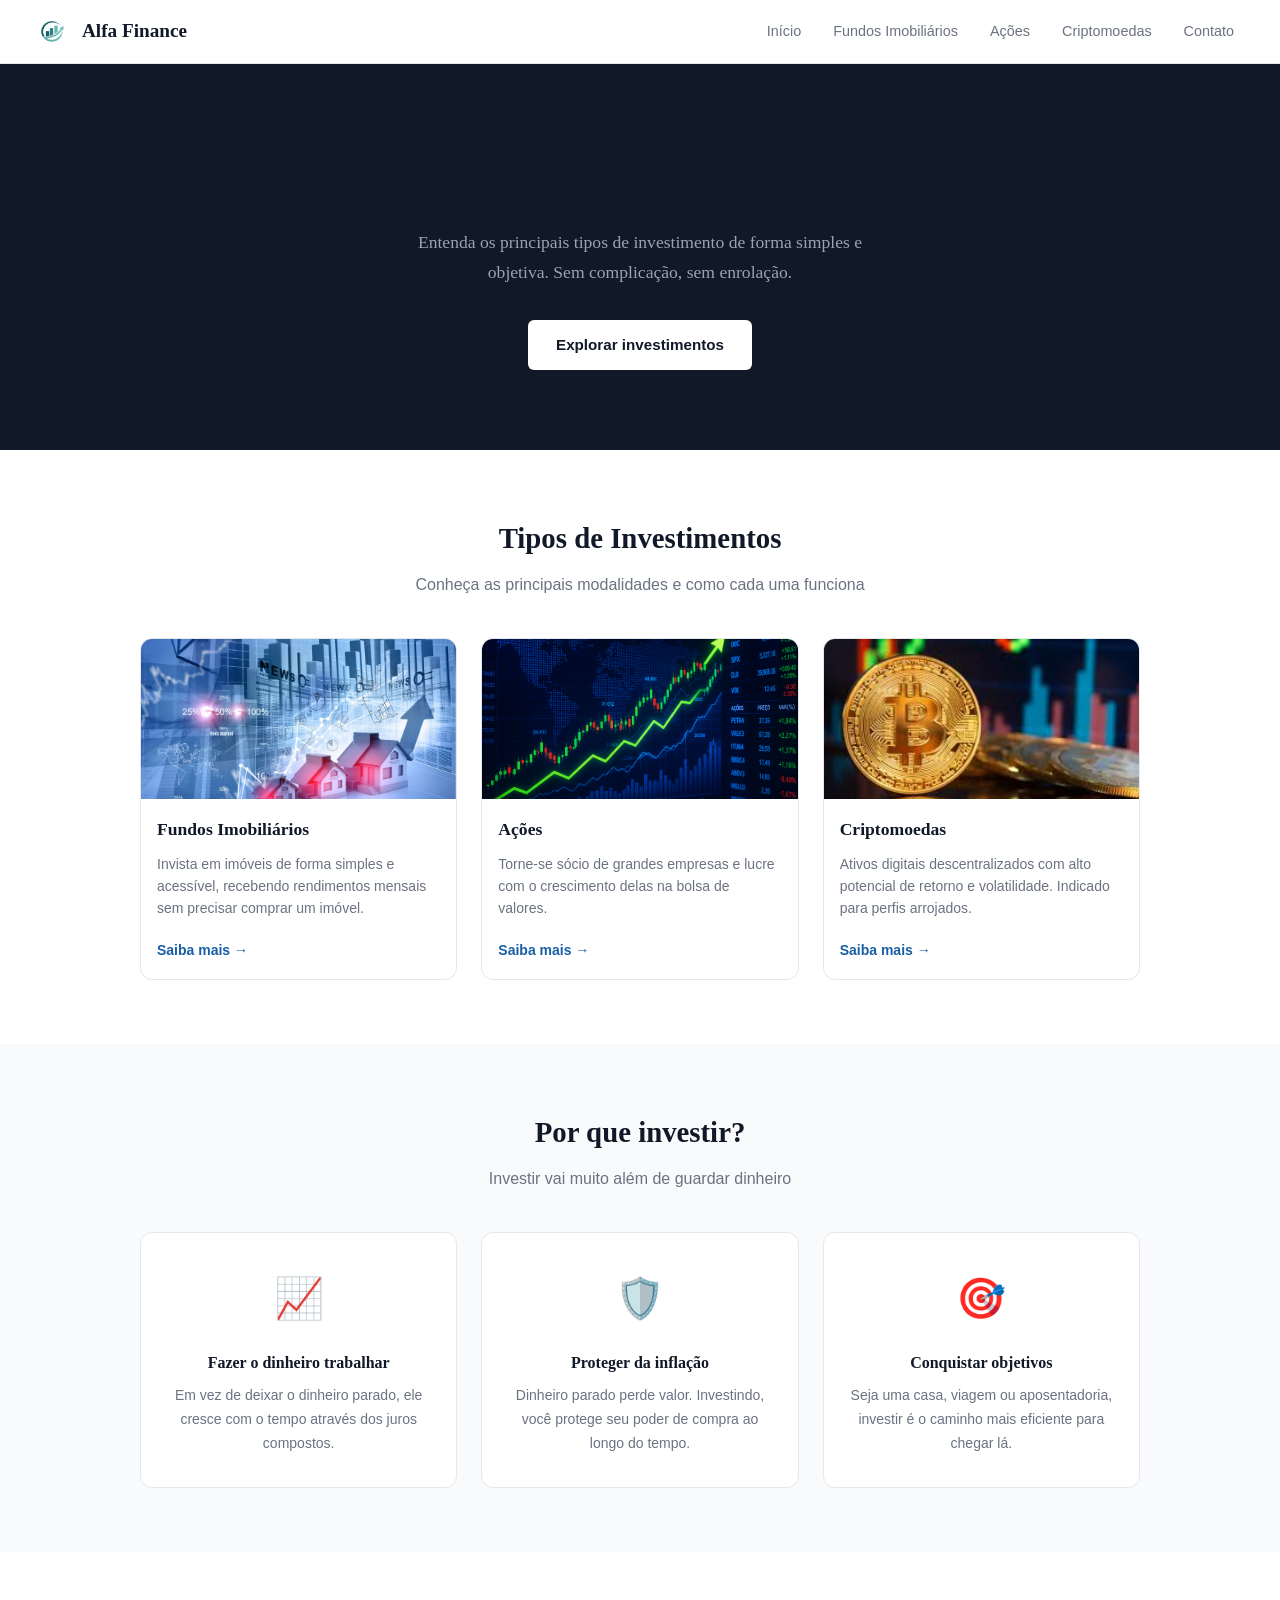
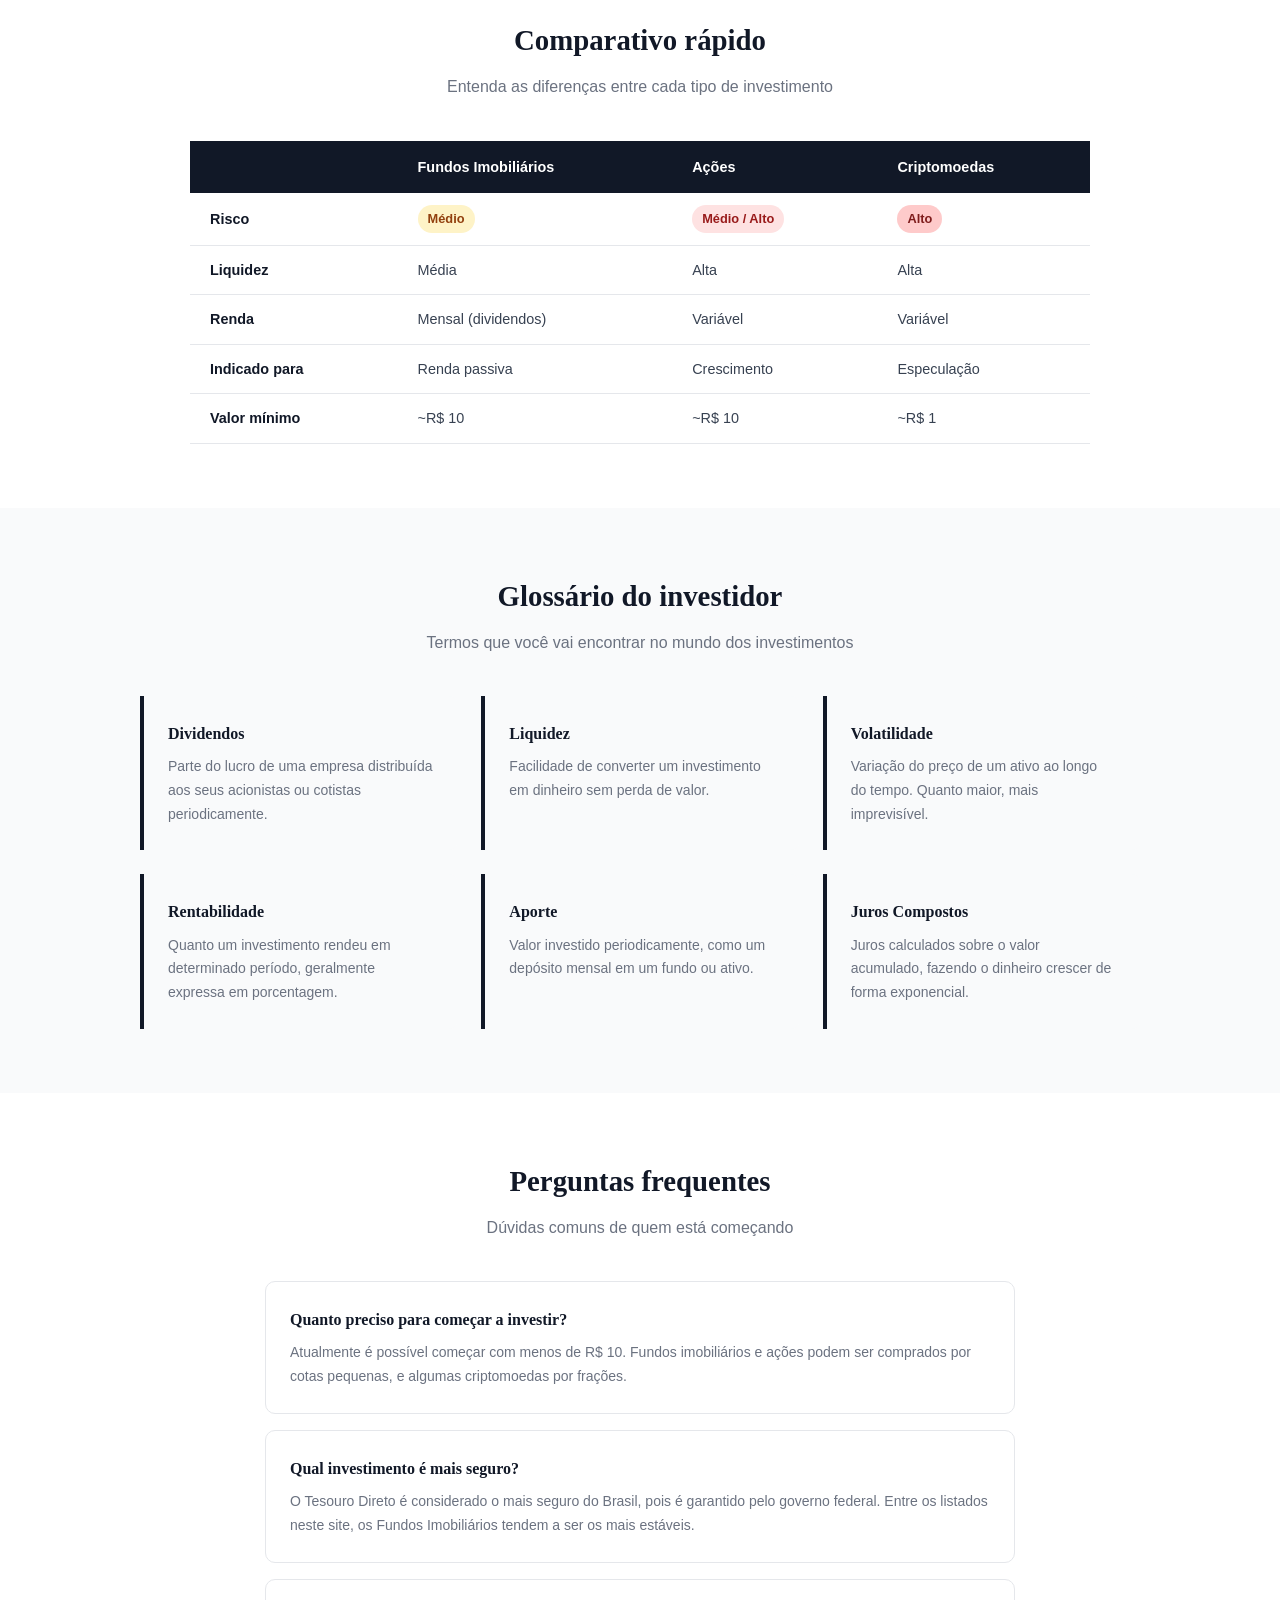
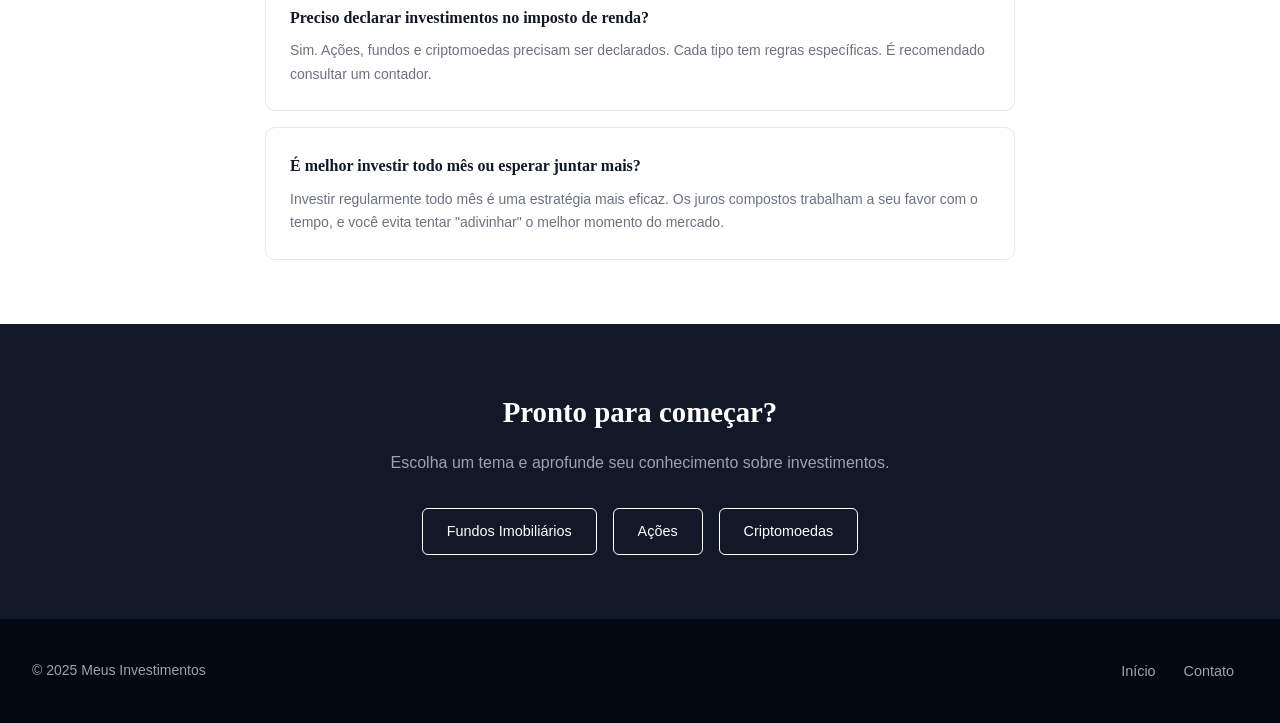
<file: index.html>
<!DOCTYPE html>
<html lang="pt-br">
<head>
  <meta charset="UTF-8">
  <meta name="viewport" content="width=device-width, initial-scale=1.0">
  <title>Alfa Finance</title>
  <link rel="stylesheet" href="styles.css">
</head>
<body>

  <!-- HEADER -->
  <header>
    <div class="logo">
      <img src="assets/logo.png" alt="Logo Meus Investimentos">
      <h1>Alfa Finance</h1>
    </div>
    <nav>
      <a href="index.html">Início</a>
      <a href="conteudo_financa1.html">Fundos Imobiliários</a>
      <a href="conteudo_financa2.html">Ações</a>
      <a href="conteudo_financa3.html">Criptomoedas</a>
      <a href="contato.html">Contato</a>
    </nav>
  </header>

  <main>

    <!-- SEÇÃO 1: HERO -->
    <section id="hero">
      <div class="hero-texto">
        <h2>Aprenda a investir do zero</h2>
        <p>Entenda os principais tipos de investimento de forma simples e objetiva. Sem complicação, sem enrolação.</p>
        <a href="#investimentos" class="btn-principal">Explorar investimentos</a>
      </div>
    </section>

    <!-- SEÇÃO 2: CARDS DOS INVESTIMENTOS -->
    <section id="investimentos">
      <h2>Tipos de Investimentos</h2>
      <p class="subtitulo">Conheça as principais modalidades e como cada uma funciona</p>

      <div class="cards">
        <article id="fii">
          <a href="conteudo_financa1.html">
            <img src="assets/fiis.jpeg" alt="Ilustração sobre fundos imobiliários">
          </a>
          <h3>Fundos Imobiliários</h3>
          <p>Invista em imóveis de forma simples e acessível, recebendo rendimentos mensais sem precisar comprar um imóvel.</p>
          <a href="conteudo_financa1.html" class="saiba-mais">Saiba mais →</a>
        </article>

        <article id="acoes">
          <img src="assets/acoes.png" alt="Ilustração sobre ações">
          <h3>Ações</h3>
          <p>Torne-se sócio de grandes empresas e lucre com o crescimento delas na bolsa de valores.</p>
          <a href="conteudo_financa2.html" class="saiba-mais">Saiba mais →</a>
        </article>

        <article id="cripto">
          <img src="assets/cripto.jpg" alt="Ilustração sobre criptomoedas">
          <h3>Criptomoedas</h3>
          <p>Ativos digitais descentralizados com alto potencial de retorno e volatilidade. Indicado para perfis arrojados.</p>
          <a href="conteudo_financa3.html" class="saiba-mais">Saiba mais →</a>
        </article>
      </div>
    </section>

    <!-- SEÇÃO 3: POR QUE INVESTIR -->
    <section id="por-que-investir">
      <h2>Por que investir?</h2>
      <p class="subtitulo">Investir vai muito além de guardar dinheiro</p>

      <div class="motivos">
        <div class="motivo">
          <span class="icone">📈</span>
          <h3>Fazer o dinheiro trabalhar</h3>
          <p>Em vez de deixar o dinheiro parado, ele cresce com o tempo através dos juros compostos.</p>
        </div>
        <div class="motivo">
          <span class="icone">🛡️</span>
          <h3>Proteger da inflação</h3>
          <p>Dinheiro parado perde valor. Investindo, você protege seu poder de compra ao longo do tempo.</p>
        </div>
        <div class="motivo">
          <span class="icone">🎯</span>
          <h3>Conquistar objetivos</h3>
          <p>Seja uma casa, viagem ou aposentadoria, investir é o caminho mais eficiente para chegar lá.</p>
        </div>
      </div>
    </section>

    <!-- SEÇÃO 4: COMPARATIVO -->
    <section id="comparativo">
      <h2>Comparativo rápido</h2>
      <p class="subtitulo">Entenda as diferenças entre cada tipo de investimento</p>

      <div class="tabela-wrapper">
        <table>
          <thead>
            <tr>
              <th></th>
              <th>Fundos Imobiliários</th>
              <th>Ações</th>
              <th>Criptomoedas</th>
            </tr>
          </thead>
          <tbody>
            <tr>
              <td class="label-linha">Risco</td>
              <td><span class="badge medio">Médio</span></td>
              <td><span class="badge alto">Médio / Alto</span></td>
              <td><span class="badge muito-alto">Alto</span></td>
            </tr>
            <tr>
              <td class="label-linha">Liquidez</td>
              <td>Média</td>
              <td>Alta</td>
              <td>Alta</td>
            </tr>
            <tr>
              <td class="label-linha">Renda</td>
              <td>Mensal (dividendos)</td>
              <td>Variável</td>
              <td>Variável</td>
            </tr>
            <tr>
              <td class="label-linha">Indicado para</td>
              <td>Renda passiva</td>
              <td>Crescimento</td>
              <td>Especulação</td>
            </tr>
            <tr>
              <td class="label-linha">Valor mínimo</td>
              <td>~R$ 10</td>
              <td>~R$ 10</td>
              <td>~R$ 1</td>
            </tr>
          </tbody>
        </table>
      </div>
    </section>



    <!-- SEÇÃO 6: GLOSSÁRIO -->
    <section id="glossario">
      <h2>Glossário do investidor</h2>
      <p class="subtitulo">Termos que você vai encontrar no mundo dos investimentos</p>

      <div class="termos">
        <div class="termo">
          <h3>Dividendos</h3>
          <p>Parte do lucro de uma empresa distribuída aos seus acionistas ou cotistas periodicamente.</p>
        </div>
        <div class="termo">
          <h3>Liquidez</h3>
          <p>Facilidade de converter um investimento em dinheiro sem perda de valor.</p>
        </div>
        <div class="termo">
          <h3>Volatilidade</h3>
          <p>Variação do preço de um ativo ao longo do tempo. Quanto maior, mais imprevisível.</p>
        </div>
        <div class="termo">
          <h3>Rentabilidade</h3>
          <p>Quanto um investimento rendeu em determinado período, geralmente expressa em porcentagem.</p>
        </div>
        <div class="termo">
          <h3>Aporte</h3>
          <p>Valor investido periodicamente, como um depósito mensal em um fundo ou ativo.</p>
        </div>
        <div class="termo">
          <h3>Juros Compostos</h3>
          <p>Juros calculados sobre o valor acumulado, fazendo o dinheiro crescer de forma exponencial.</p>
        </div>
      </div>
    </section>

    <!-- SEÇÃO 7: FAQ -->
    <section id="faq">
      <h2>Perguntas frequentes</h2>
      <p class="subtitulo">Dúvidas comuns de quem está começando</p>

      <div class="perguntas">
        <div class="pergunta">
          <h3>Quanto preciso para começar a investir?</h3>
          <p>Atualmente é possível começar com menos de R$ 10. Fundos imobiliários e ações podem ser comprados por cotas pequenas, e algumas criptomoedas por frações.</p>
        </div>
        <div class="pergunta">
          <h3>Qual investimento é mais seguro?</h3>
          <p>O Tesouro Direto é considerado o mais seguro do Brasil, pois é garantido pelo governo federal. Entre os listados neste site, os Fundos Imobiliários tendem a ser os mais estáveis.</p>
        </div>
        <div class="pergunta">
          <h3>Preciso declarar investimentos no imposto de renda?</h3>
          <p>Sim. Ações, fundos e criptomoedas precisam ser declarados. Cada tipo tem regras específicas. É recomendado consultar um contador.</p>
        </div>
        <div class="pergunta">
          <h3>É melhor investir todo mês ou esperar juntar mais?</h3>
          <p>Investir regularmente todo mês é uma estratégia mais eficaz. Os juros compostos trabalham a seu favor com o tempo, e você evita tentar "adivinhar" o melhor momento do mercado.</p>
        </div>
      </div>
    </section>

    <!-- SEÇÃO 8: CHAMADA PARA AÇÃO -->
    <section id="cta">
      <h2>Pronto para começar?</h2>
      <p>Escolha um tema e aprofunde seu conhecimento sobre investimentos.</p>
      <div class="cta-botoes">
        <a href="conteudo_financa1.html" class="btn-cta">Fundos Imobiliários</a>
        <a href="conteudo_financa2.html" class="btn-cta">Ações</a>
        <a href="conteudo_financa3.html" class="btn-cta">Criptomoedas</a>
      </div>
    </section>

  </main>

  <!-- FOOTER -->
  <footer>
    <p>© 2025 Meus Investimentos</p>
    <nav>
      <a href="index.html">Início</a>
      <a href="contato.html">Contato</a>
    </nav>
  </footer>

</body>
</html>
</file>
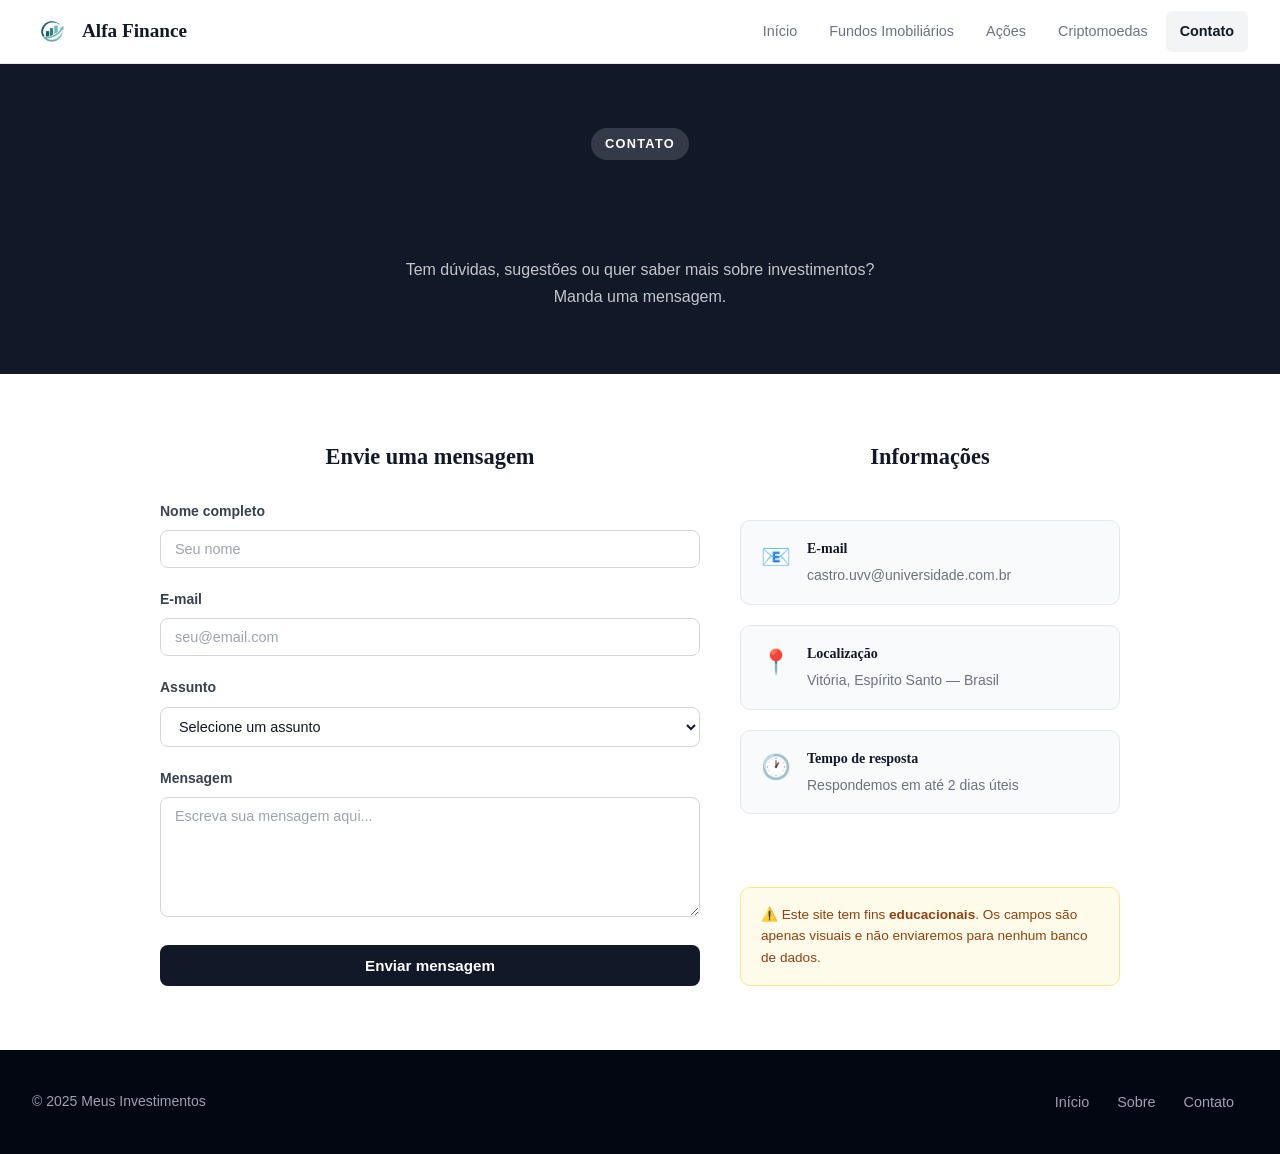
<file: contato.html>
<!DOCTYPE html>
<html lang="pt-br">
<head>
  <meta charset="UTF-8">
  <meta name="viewport" content="width=device-width, initial-scale=1.0">
  <title>Contato — Alfa Finance</title>
  <link rel="stylesheet" href="styles.css">
  <link rel="stylesheet" href="conteudo.css">
</head>
<body>

  <header>
    <div class="logo">
      <img src="assets/logo.png" alt="Logo Meus Investimentos">
      <h1>Alfa Finance</h1>
    </div>
    <nav>
      <a href="index.html">Início</a>
      <a href="conteudo_financa1.html">Fundos Imobiliários</a>
      <a href="conteudo_financa2.html">Ações</a>
      <a href="conteudo_financa3.html">Criptomoedas</a>
      <a href="contato.html" class="ativo">Contato</a>
    </nav>
  </header>

  <main>

    <!-- HERO -->
    <section class="hero-conteudo" style="background-color: #111827;">
      <span class="categoria-tag">Contato</span>
      <h2>Fale conosco</h2>
      <p>Tem dúvidas, sugestões ou quer saber mais sobre investimentos? Manda uma mensagem.</p>
    </section>

    <!-- FORMULÁRIO + INFO -->
    <section class="conteudo-secao">
      <div class="contato-layout">

        <!-- FORMULÁRIO -->
        <div class="formulario-box">
          <h2>Envie uma mensagem</h2>

          <form action="#" method="post">

            <div class="campo">
              <label for="nome">Nome completo</label>
              <input type="text" id="nome" name="nome" placeholder="Seu nome" required>
            </div>

            <div class="campo">
              <label for="email">E-mail</label>
              <input type="email" id="email" name="email" placeholder="seu@email.com" required>
            </div>

            <div class="campo">
              <label for="assunto">Assunto</label>
              <select id="assunto" name="assunto">
                <option value="">Selecione um assunto</option>
                <option value="duvida">Dúvida sobre investimentos</option>
                <option value="sugestao">Sugestão de conteúdo</option>
                <option value="erro">Reportar um erro</option>
                <option value="outro">Outro</option>
              </select>
            </div>

            <div class="campo">
              <label for="mensagem">Mensagem</label>
              <textarea id="mensagem" name="mensagem" rows="5" placeholder="Escreva sua mensagem aqui..."  required></textarea>
            </div>

            <button type="submit" class="btn-enviar">Enviar mensagem</button>

          </form>
        </div>

        <!-- INFORMAÇÕES -->
        <div class="info-box">
          <h2>Informações</h2>

          <div class="info-item">
            <span class="info-icone">📧</span>
            <div>
              <h3>E-mail</h3>
              <p>castro.uvv@universidade.com.br</p>
            </div>
          </div>

          <div class="info-item">
            <span class="info-icone">📍</span>
            <div>
              <h3>Localização</h3>
              <p>Vitória, Espírito Santo — Brasil</p>
            </div>
          </div>

          <div class="info-item">
            <span class="info-icone">🕐</span>
            <div>
              <h3>Tempo de resposta</h3>
              <p>Respondemos em até 2 dias úteis</p>
            </div>
          </div>

          <div class="aviso-box">
            <p>⚠️ Este site tem fins <strong>educacionais</strong>. Os campos são apenas visuais e não enviaremos para nenhum banco de dados.</p>
          </div>
        </div>

      </div>
    </section>

  </main>

  <footer>
    <p>© 2025 Meus Investimentos</p>
    <nav>
      <a href="index.html">Início</a>
      <a href="sobre.html">Sobre</a>
      <a href="contato.html">Contato</a>
    </nav>
  </footer>

</body>
</html>
</file>
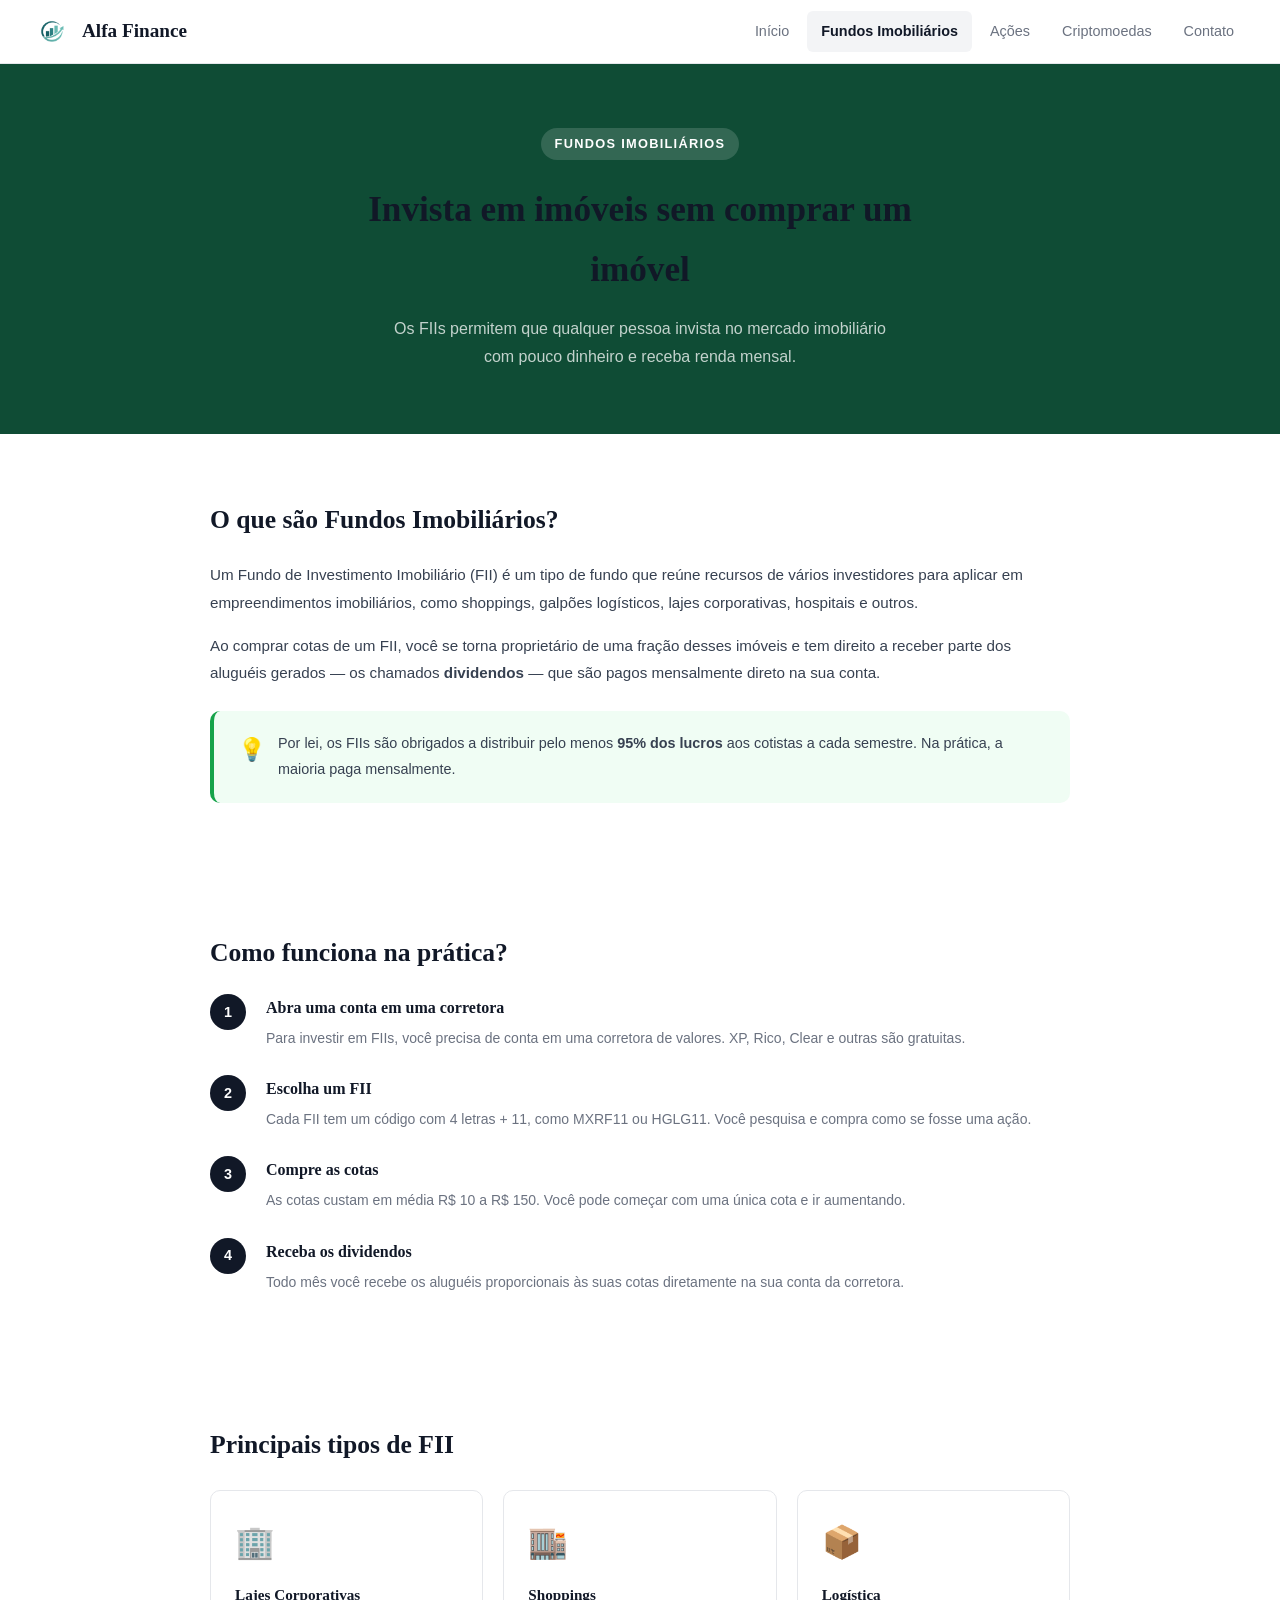
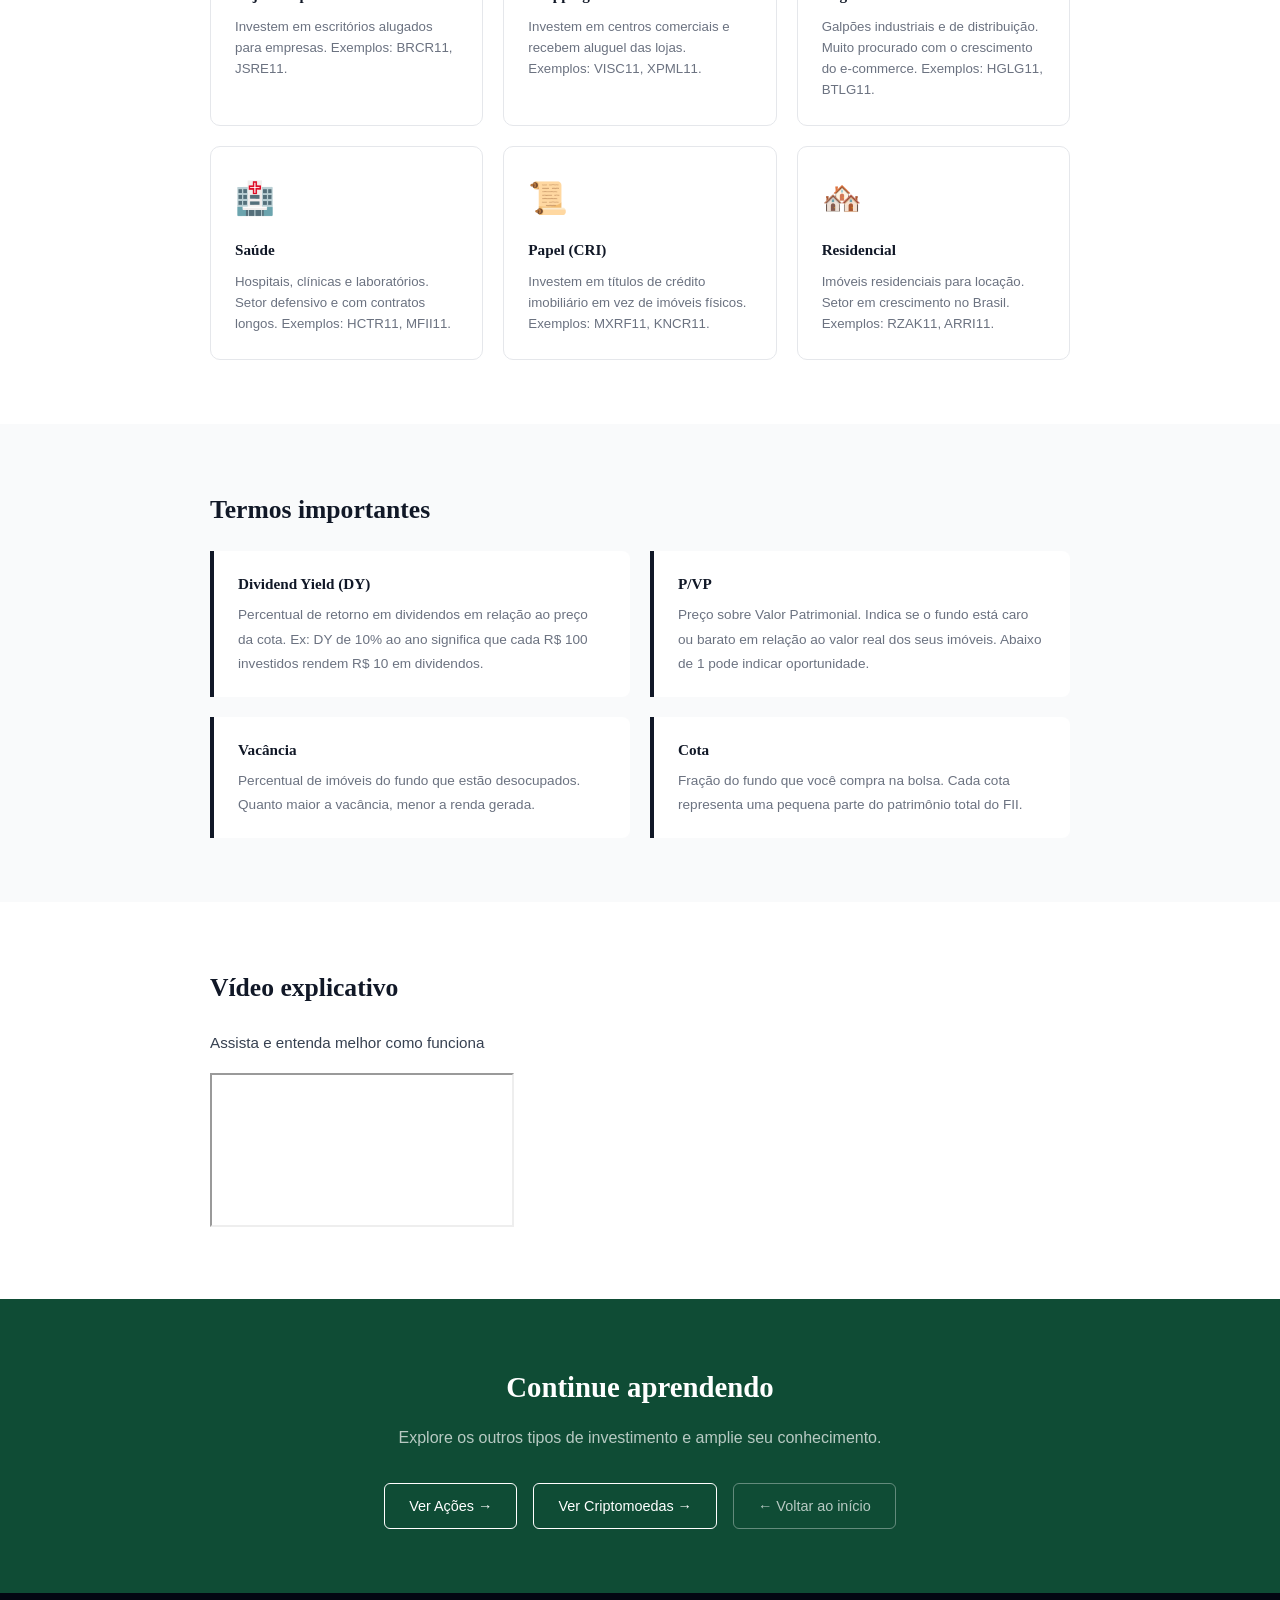
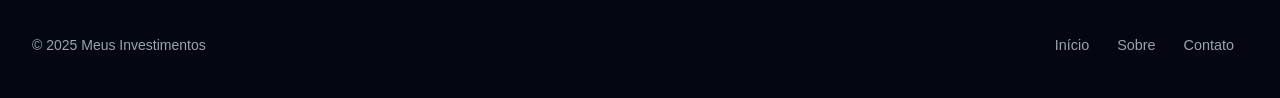
<file: conteudo_financa1.html>
<!DOCTYPE html>
<html lang="pt-br">
<head>
  <meta charset="UTF-8">
  <meta name="viewport" content="width=device-width, initial-scale=1.0">
  <title>Fundos Imobiliários — Alfa Finance</title>
  <link rel="stylesheet" href="styles.css">
  <link rel="stylesheet" href="conteudo.css">
</head>
<body>

  <header>
    <div class="logo">
      <img src="assets/logo.png" alt="Logo Meus Investimentos">
      <h1>Alfa Finance</h1>
    </div>
    <nav>
      <a href="index.html">Início</a>
      <a href="conteudo_financa1.html" class="ativo">Fundos Imobiliários</a>
      <a href="conteudo_financa2.html">Ações</a>
      <a href="conteudo_financa3.html">Criptomoedas</a>
      <a href="contato.html">Contato</a>
    </nav>
  </header>

  <main>

    <!-- HERO DA PÁGINA -->
    <section class="hero-conteudo" style="background-color: #0f4c35;">
      <span class="categoria-tag">Fundos Imobiliários</span>
      <h2>Invista em imóveis sem comprar um imóvel</h2>
      <p>Os FIIs permitem que qualquer pessoa invista no mercado imobiliário com pouco dinheiro e receba renda mensal.</p>
    </section>

    <!-- O QUE É -->
    <section class="conteudo-secao">
      <div class="conteudo-wrapper">
        <h2>O que são Fundos Imobiliários?</h2>
        <p>Um Fundo de Investimento Imobiliário (FII) é um tipo de fundo que reúne recursos de vários investidores para aplicar em empreendimentos imobiliários, como shoppings, galpões logísticos, lajes corporativas, hospitais e outros.</p>
        <p>Ao comprar cotas de um FII, você se torna proprietário de uma fração desses imóveis e tem direito a receber parte dos aluguéis gerados — os chamados <strong>dividendos</strong> — que são pagos mensalmente direto na sua conta.</p>

        <div class="destaque-box verde">
          <span>💡</span>
          <p>Por lei, os FIIs são obrigados a distribuir pelo menos <strong>95% dos lucros</strong> aos cotistas a cada semestre. Na prática, a maioria paga mensalmente.</p>
        </div>
      </div>
    </section>

    <!-- COMO FUNCIONA -->
    <section class="conteudo-secao alt">
      <div class="conteudo-wrapper">
        <h2>Como funciona na prática?</h2>
        <div class="passos">
          <div class="passo">
            <span class="passo-num">1</span>
            <div>
              <h3>Abra uma conta em uma corretora</h3>
              <p>Para investir em FIIs, você precisa de conta em uma corretora de valores. XP, Rico, Clear e outras são gratuitas.</p>
            </div>
          </div>
          <div class="passo">
            <span class="passo-num">2</span>
            <div>
              <h3>Escolha um FII</h3>
              <p>Cada FII tem um código com 4 letras + 11, como MXRF11 ou HGLG11. Você pesquisa e compra como se fosse uma ação.</p>
            </div>
          </div>
          <div class="passo">
            <span class="passo-num">3</span>
            <div>
              <h3>Compre as cotas</h3>
              <p>As cotas custam em média R$ 10 a R$ 150. Você pode começar com uma única cota e ir aumentando.</p>
            </div>
          </div>
          <div class="passo">
            <span class="passo-num">4</span>
            <div>
              <h3>Receba os dividendos</h3>
              <p>Todo mês você recebe os aluguéis proporcionais às suas cotas diretamente na sua conta da corretora.</p>
            </div>
          </div>
        </div>
      </div>
    </section>

    <!-- TIPOS DE FII -->
    <section class="conteudo-secao">
      <div class="conteudo-wrapper">
        <h2>Principais tipos de FII</h2>
        <div class="tipos-grid">
          <div class="tipo-card">
            <span class="tipo-icone">🏢</span>
            <h3>Lajes Corporativas</h3>
            <p>Investem em escritórios alugados para empresas. Exemplos: BRCR11, JSRE11.</p>
          </div>
          <div class="tipo-card">
            <span class="tipo-icone">🏬</span>
            <h3>Shoppings</h3>
            <p>Investem em centros comerciais e recebem aluguel das lojas. Exemplos: VISC11, XPML11.</p>
          </div>
          <div class="tipo-card">
            <span class="tipo-icone">📦</span>
            <h3>Logística</h3>
            <p>Galpões industriais e de distribuição. Muito procurado com o crescimento do e-commerce. Exemplos: HGLG11, BTLG11.</p>
          </div>
          <div class="tipo-card">
            <span class="tipo-icone">🏥</span>
            <h3>Saúde</h3>
            <p>Hospitais, clínicas e laboratórios. Setor defensivo e com contratos longos. Exemplos: HCTR11, MFII11.</p>
          </div>
          <div class="tipo-card">
            <span class="tipo-icone">📜</span>
            <h3>Papel (CRI)</h3>
            <p>Investem em títulos de crédito imobiliário em vez de imóveis físicos. Exemplos: MXRF11, KNCR11.</p>
          </div>
          <div class="tipo-card">
            <span class="tipo-icone">🏘️</span>
            <h3>Residencial</h3>
            <p>Imóveis residenciais para locação. Setor em crescimento no Brasil. Exemplos: RZAK11, ARRI11.</p>
          </div>
        </div>
      </div>
    </section>

    <!-- GLOSSÁRIO DO FII -->
    <section class="conteudo-secao">
      <div class="conteudo-wrapper">
        <h2>Termos importantes</h2>
        <div class="termos-lista">
          <div class="termo-item">
            <h3>Dividend Yield (DY)</h3>
            <p>Percentual de retorno em dividendos em relação ao preço da cota. Ex: DY de 10% ao ano significa que cada R$ 100 investidos rendem R$ 10 em dividendos.</p>
          </div>
          <div class="termo-item">
            <h3>P/VP</h3>
            <p>Preço sobre Valor Patrimonial. Indica se o fundo está caro ou barato em relação ao valor real dos seus imóveis. Abaixo de 1 pode indicar oportunidade.</p>
          </div>
          <div class="termo-item">
            <h3>Vacância</h3>
            <p>Percentual de imóveis do fundo que estão desocupados. Quanto maior a vacância, menor a renda gerada.</p>
          </div>
          <div class="termo-item">
            <h3>Cota</h3>
            <p>Fração do fundo que você compra na bolsa. Cada cota representa uma pequena parte do patrimônio total do FII.</p>
          </div>
        </div>
      </div>
    </section>

    <!-- SEÇÃO DE VÍDEO -->
    <section class="conteudo-secao">
      <div class="conteudo-wrapper">
        <h2>Vídeo explicativo</h2>
        <p class="subtitulo-secao">Assista e entenda melhor como funciona</p>

        <div class="video-wrapper">
          <iframe
            src="https://www.youtube.com/embed/z3fTzc0q10M"
            title="Título do vídeo"
            allowfullscreen>
          </iframe>
        </div>

      </div>
    </section>

    <!-- CTA -->
    <section class="cta-conteudo" style="background-color: #0f4c35;">
      <h2>Continue aprendendo</h2>
      <p>Explore os outros tipos de investimento e amplie seu conhecimento.</p>
      <div class="cta-botoes">
        <a href="conteudo_financa2.html" class="btn-cta">Ver Ações →</a>
        <a href="conteudo_financa3.html" class="btn-cta">Ver Criptomoedas →</a>
        <a href="index.html" class="btn-cta-outline">← Voltar ao início</a>
      </div>
    </section>

  </main>

  <footer>
    <p>© 2025 Meus Investimentos</p>
    <nav>
      <a href="index.html">Início</a>
      <a href="sobre.html">Sobre</a>
      <a href="contato.html">Contato</a>
    </nav>
  </footer>

</body>
</html>
</file>
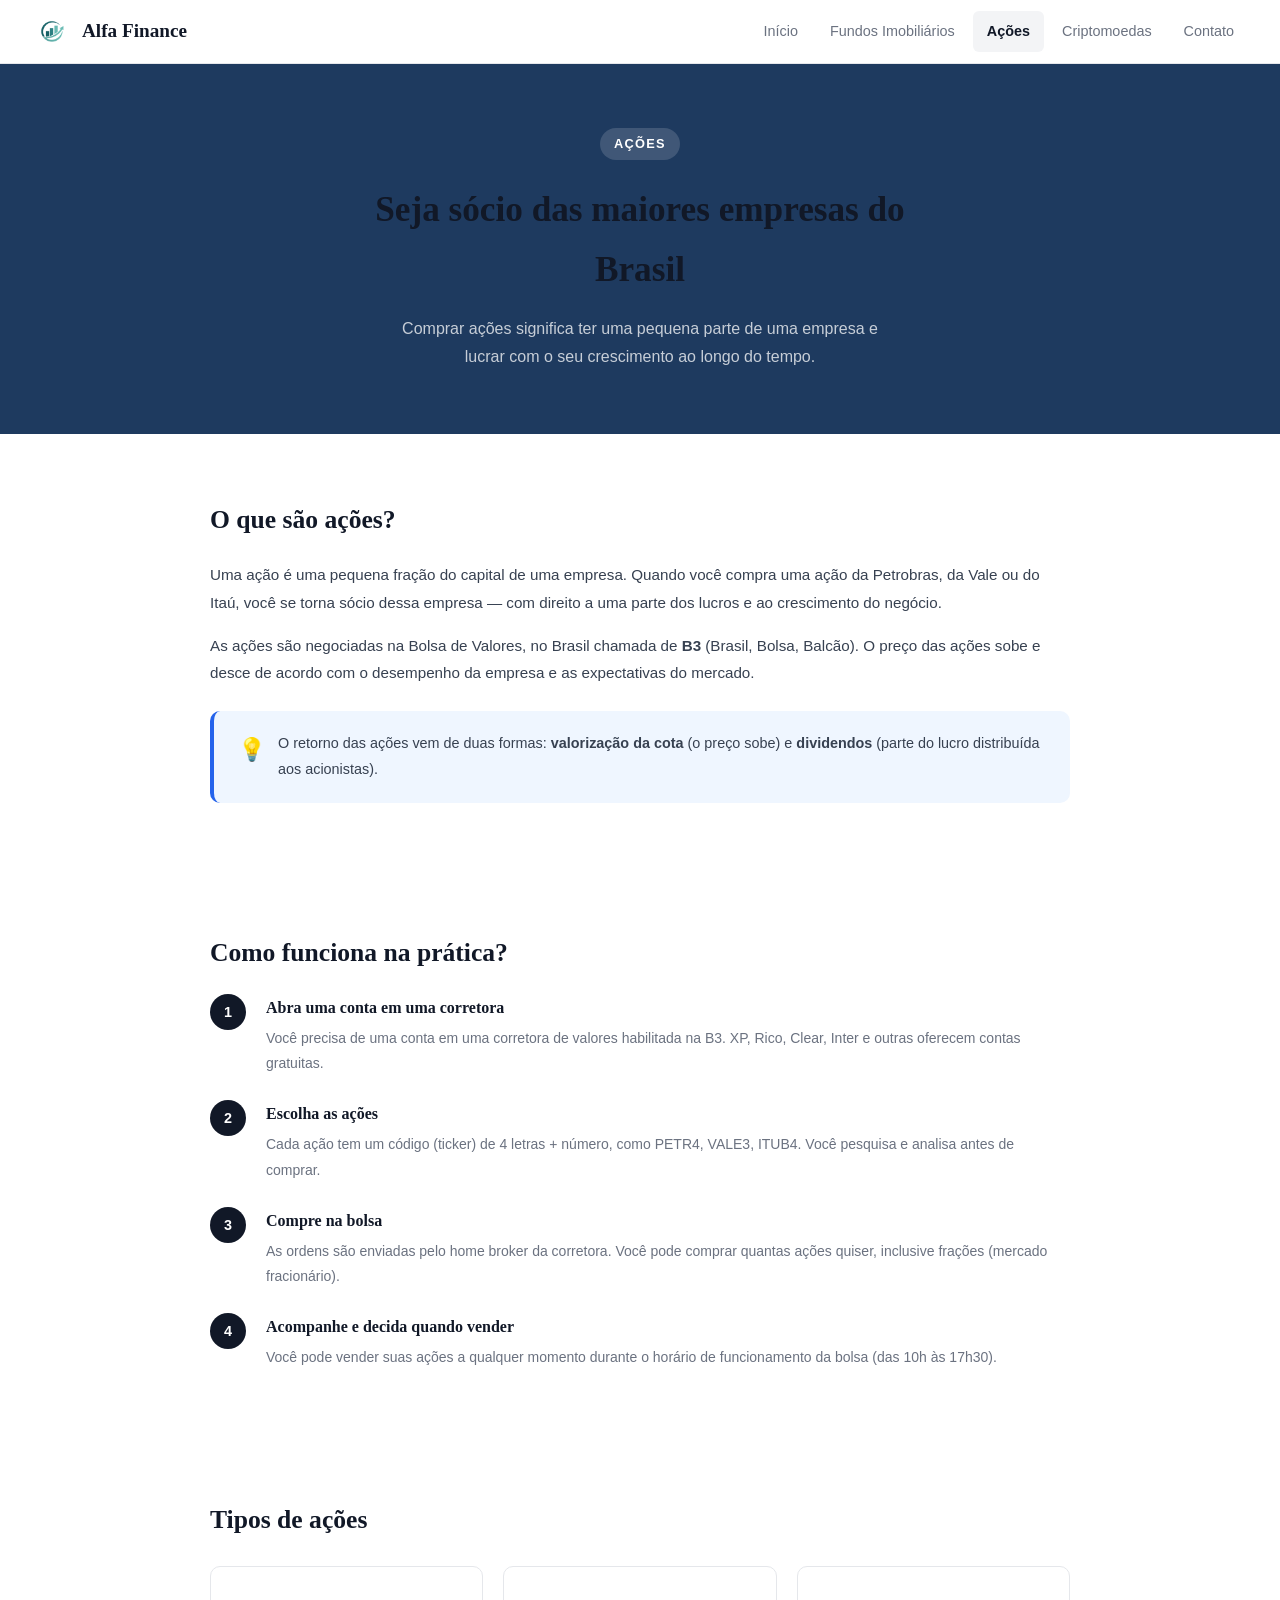
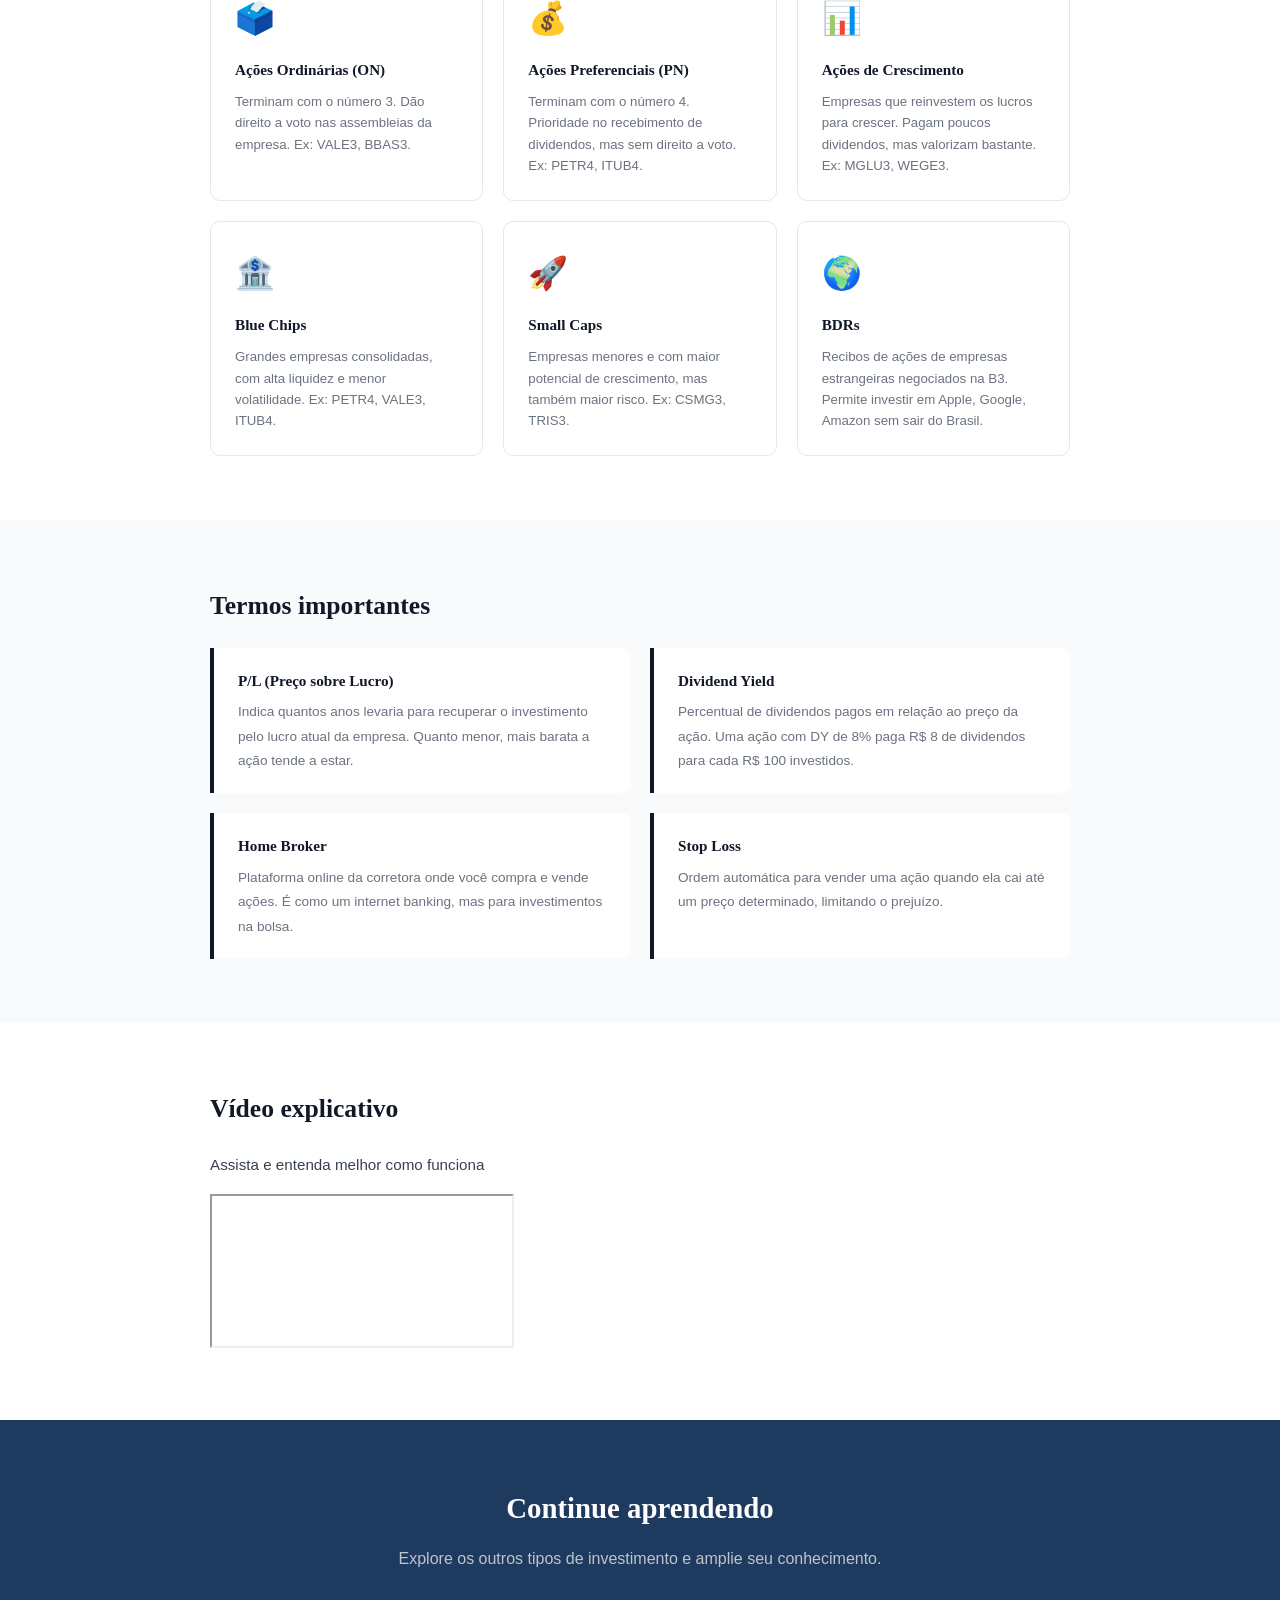
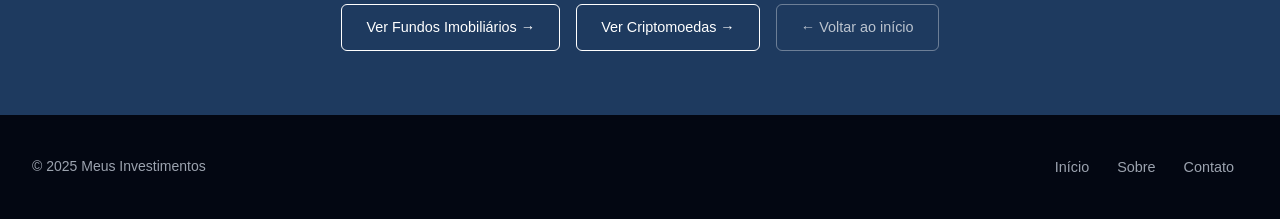
<file: conteudo_financa2.html>
<!DOCTYPE html>
<html lang="pt-br">
<head>
  <meta charset="UTF-8">
  <meta name="viewport" content="width=device-width, initial-scale=1.0">
  <title>Ações — Alfa Finance</title>
  <link rel="stylesheet" href="styles.css">
  <link rel="stylesheet" href="conteudo.css">
</head>
<body>

  <header>
    <div class="logo">
      <img src="assets/logo.png" alt="Logo Meus Investimentos">
      <h1>Alfa Finance</h1>
    </div>
    <nav>
      <a href="index.html">Início</a>
      <a href="conteudo_financa1.html">Fundos Imobiliários</a>
      <a href="conteudo_financa2.html" class="ativo">Ações</a>
      <a href="conteudo_financa3.html">Criptomoedas</a>
      <a href="contato.html">Contato</a>
    </nav>
  </header>

  <main>

    <!-- HERO DA PÁGINA -->
    <section class="hero-conteudo" style="background-color: #1e3a5f;">
      <span class="categoria-tag">Ações</span>
      <h2>Seja sócio das maiores empresas do Brasil</h2>
      <p>Comprar ações significa ter uma pequena parte de uma empresa e lucrar com o seu crescimento ao longo do tempo.</p>
    </section>

    <!-- O QUE É -->
    <section class="conteudo-secao">
      <div class="conteudo-wrapper">
        <h2>O que são ações?</h2>
        <p>Uma ação é uma pequena fração do capital de uma empresa. Quando você compra uma ação da Petrobras, da Vale ou do Itaú, você se torna sócio dessa empresa — com direito a uma parte dos lucros e ao crescimento do negócio.</p>
        <p>As ações são negociadas na Bolsa de Valores, no Brasil chamada de <strong>B3</strong> (Brasil, Bolsa, Balcão). O preço das ações sobe e desce de acordo com o desempenho da empresa e as expectativas do mercado.</p>

        <div class="destaque-box azul">
          <span>💡</span>
          <p>O retorno das ações vem de duas formas: <strong>valorização da cota</strong> (o preço sobe) e <strong>dividendos</strong> (parte do lucro distribuída aos acionistas).</p>
        </div>
      </div>
    </section>

    <!-- COMO FUNCIONA -->
    <section class="conteudo-secao alt">
      <div class="conteudo-wrapper">
        <h2>Como funciona na prática?</h2>
        <div class="passos">
          <div class="passo">
            <span class="passo-num">1</span>
            <div>
              <h3>Abra uma conta em uma corretora</h3>
              <p>Você precisa de uma conta em uma corretora de valores habilitada na B3. XP, Rico, Clear, Inter e outras oferecem contas gratuitas.</p>
            </div>
          </div>
          <div class="passo">
            <span class="passo-num">2</span>
            <div>
              <h3>Escolha as ações</h3>
              <p>Cada ação tem um código (ticker) de 4 letras + número, como PETR4, VALE3, ITUB4. Você pesquisa e analisa antes de comprar.</p>
            </div>
          </div>
          <div class="passo">
            <span class="passo-num">3</span>
            <div>
              <h3>Compre na bolsa</h3>
              <p>As ordens são enviadas pelo home broker da corretora. Você pode comprar quantas ações quiser, inclusive frações (mercado fracionário).</p>
            </div>
          </div>
          <div class="passo">
            <span class="passo-num">4</span>
            <div>
              <h3>Acompanhe e decida quando vender</h3>
              <p>Você pode vender suas ações a qualquer momento durante o horário de funcionamento da bolsa (das 10h às 17h30).</p>
            </div>
          </div>
        </div>
      </div>
    </section>

    <!-- TIPOS DE AÇÃO -->
    <section class="conteudo-secao">
      <div class="conteudo-wrapper">
        <h2>Tipos de ações</h2>
        <div class="tipos-grid">
          <div class="tipo-card">
            <span class="tipo-icone">🗳️</span>
            <h3>Ações Ordinárias (ON)</h3>
            <p>Terminam com o número 3. Dão direito a voto nas assembleias da empresa. Ex: VALE3, BBAS3.</p>
          </div>
          <div class="tipo-card">
            <span class="tipo-icone">💰</span>
            <h3>Ações Preferenciais (PN)</h3>
            <p>Terminam com o número 4. Prioridade no recebimento de dividendos, mas sem direito a voto. Ex: PETR4, ITUB4.</p>
          </div>
          <div class="tipo-card">
            <span class="tipo-icone">📊</span>
            <h3>Ações de Crescimento</h3>
            <p>Empresas que reinvestem os lucros para crescer. Pagam poucos dividendos, mas valorizam bastante. Ex: MGLU3, WEGE3.</p>
          </div>
          <div class="tipo-card">
            <span class="tipo-icone">🏦</span>
            <h3>Blue Chips</h3>
            <p>Grandes empresas consolidadas, com alta liquidez e menor volatilidade. Ex: PETR4, VALE3, ITUB4.</p>
          </div>
          <div class="tipo-card">
            <span class="tipo-icone">🚀</span>
            <h3>Small Caps</h3>
            <p>Empresas menores e com maior potencial de crescimento, mas também maior risco. Ex: CSMG3, TRIS3.</p>
          </div>
          <div class="tipo-card">
            <span class="tipo-icone">🌍</span>
            <h3>BDRs</h3>
            <p>Recibos de ações de empresas estrangeiras negociados na B3. Permite investir em Apple, Google, Amazon sem sair do Brasil.</p>
          </div>
        </div>
      </div>
    </section>

    <!-- GLOSSÁRIO -->
    <section class="conteudo-secao">
      <div class="conteudo-wrapper">
        <h2>Termos importantes</h2>
        <div class="termos-lista">
          <div class="termo-item">
            <h3>P/L (Preço sobre Lucro)</h3>
            <p>Indica quantos anos levaria para recuperar o investimento pelo lucro atual da empresa. Quanto menor, mais barata a ação tende a estar.</p>
          </div>
          <div class="termo-item">
            <h3>Dividend Yield</h3>
            <p>Percentual de dividendos pagos em relação ao preço da ação. Uma ação com DY de 8% paga R$ 8 de dividendos para cada R$ 100 investidos.</p>
          </div>
          <div class="termo-item">
            <h3>Home Broker</h3>
            <p>Plataforma online da corretora onde você compra e vende ações. É como um internet banking, mas para investimentos na bolsa.</p>
          </div>
          <div class="termo-item">
            <h3>Stop Loss</h3>
            <p>Ordem automática para vender uma ação quando ela cai até um preço determinado, limitando o prejuízo.</p>
          </div>
        </div>
      </div>
    </section>

    <!-- SEÇÃO DE VÍDEO -->
    <section class="conteudo-secao">
      <div class="conteudo-wrapper">
        <h2>Vídeo explicativo</h2>
        <p class="subtitulo-secao">Assista e entenda melhor como funciona</p>

        <div class="video-wrapper">
          <iframe
            src="https://www.youtube.com/embed/zE3MhwFUpnA"
            title="Título do vídeo"
            allowfullscreen>
          </iframe>
        </div>

      </div>
    </section>

    <!-- CTA -->
    <section class="cta-conteudo" style="background-color: #1e3a5f;">
      <h2>Continue aprendendo</h2>
      <p>Explore os outros tipos de investimento e amplie seu conhecimento.</p>
      <div class="cta-botoes">
        <a href="conteudo_financa1.html" class="btn-cta">Ver Fundos Imobiliários →</a>
        <a href="conteudo_financa3.html" class="btn-cta">Ver Criptomoedas →</a>
        <a href="index.html" class="btn-cta-outline">← Voltar ao início</a>
      </div>
    </section>

  </main>

  <footer>
    <p>© 2025 Meus Investimentos</p>
    <nav>
      <a href="index.html">Início</a>
      <a href="sobre.html">Sobre</a>
      <a href="contato.html">Contato</a>
    </nav>
  </footer>

</body>
</html>
</file>
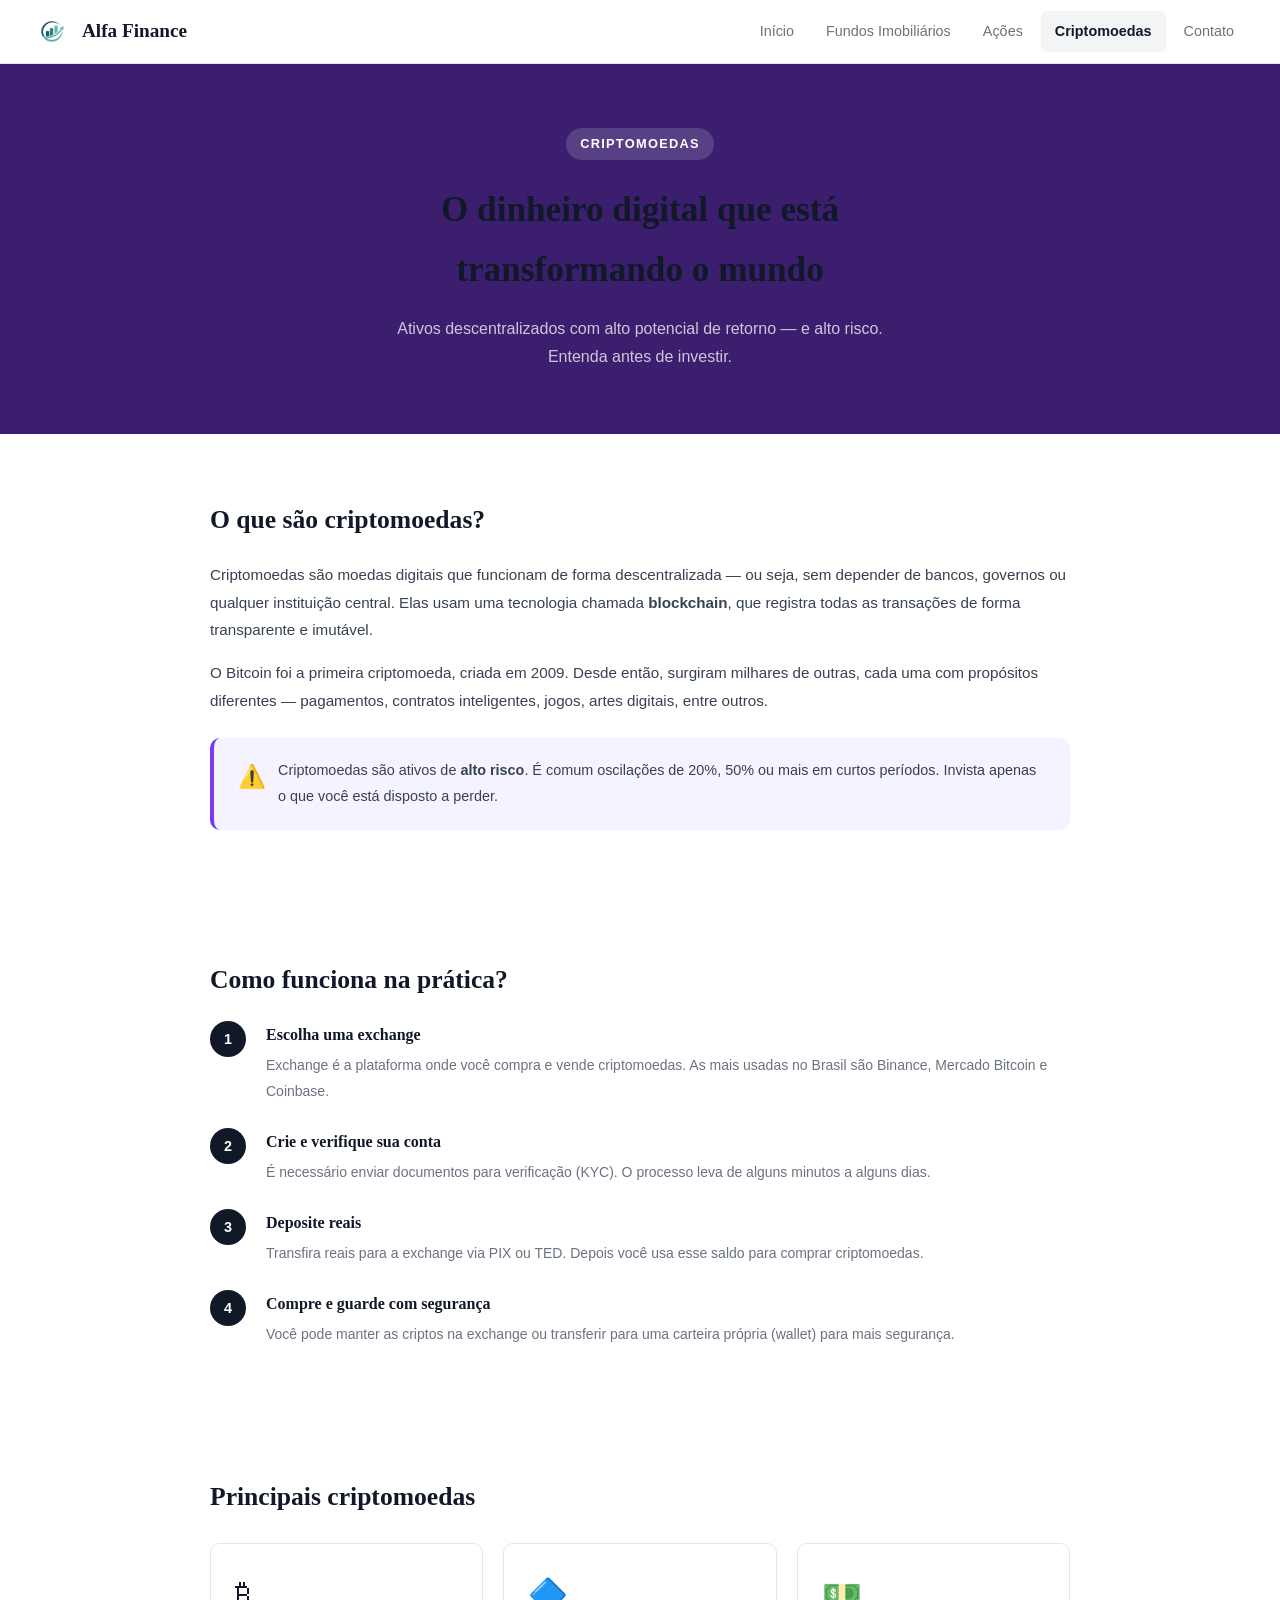
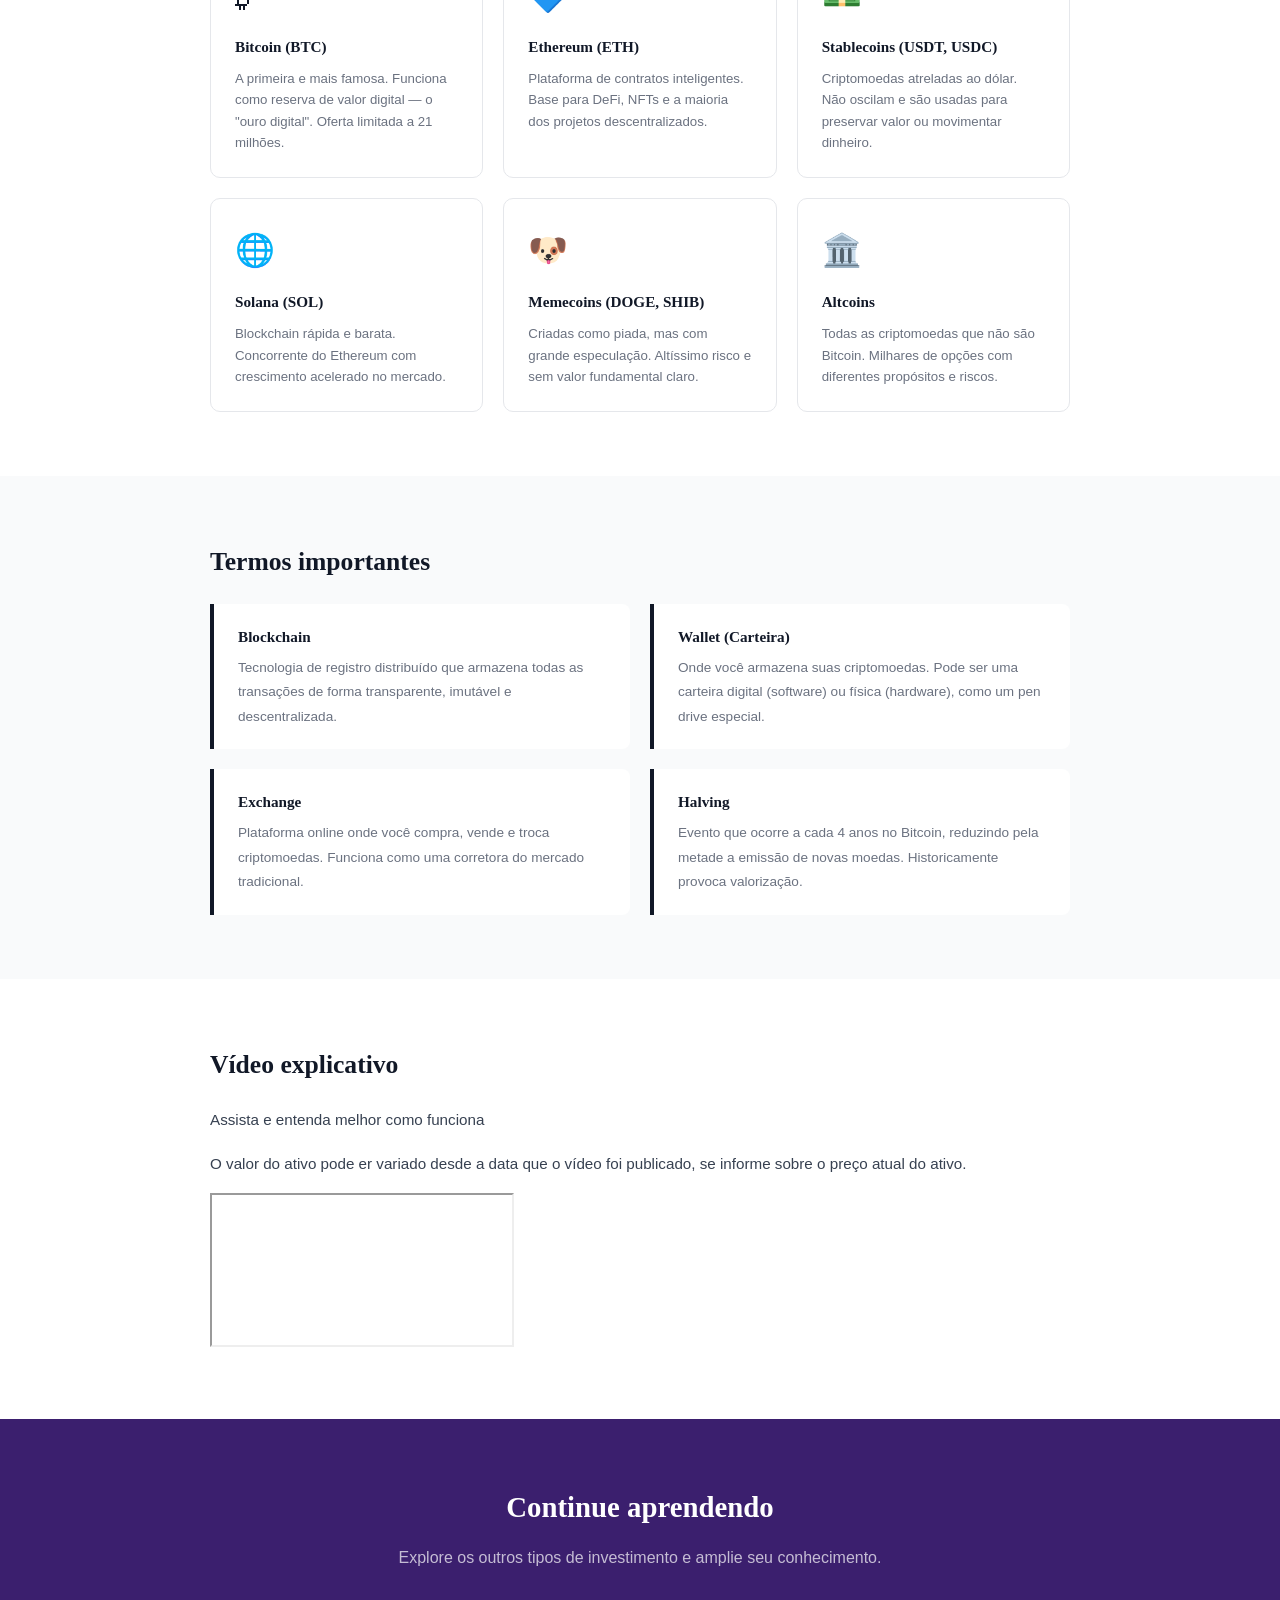
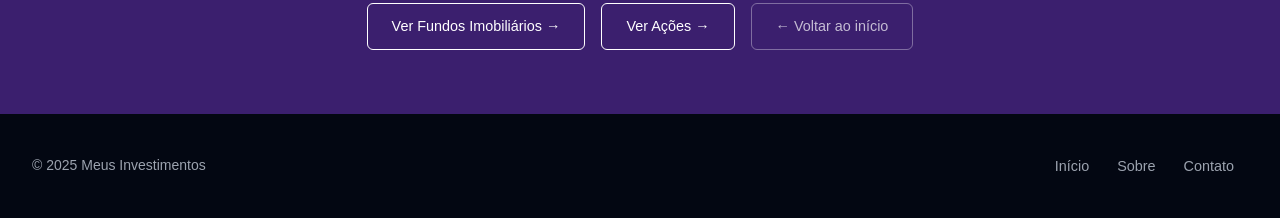
<file: conteudo_financa3.html>
<!DOCTYPE html>
<html lang="pt-br">
<head>
  <meta charset="UTF-8">
  <meta name="viewport" content="width=device-width, initial-scale=1.0">
  <title>Criptomoedas — Alfa Finance</title>
  <link rel="stylesheet" href="styles.css">
  <link rel="stylesheet" href="conteudo.css">
</head>
<body>

  <header>
    <div class="logo">
      <img src="assets/logo.png" alt="Logo Meus Investimentos">
      <h1>Alfa Finance</h1>
    </div>
    <nav>
      <a href="index.html">Início</a>
      <a href="conteudo_financa1.html">Fundos Imobiliários</a>
      <a href="conteudo_financa2.html">Ações</a>
      <a href="conteudo_financa3.html" class="ativo">Criptomoedas</a>
      <a href="contato.html">Contato</a>
    </nav>
  </header>

  <main>

    <!-- HERO DA PÁGINA -->
    <section class="hero-conteudo" style="background-color: #3b1f6e;">
      <span class="categoria-tag">Criptomoedas</span>
      <h2>O dinheiro digital que está transformando o mundo</h2>
      <p>Ativos descentralizados com alto potencial de retorno — e alto risco. Entenda antes de investir.</p>
    </section>

    <!-- O QUE É -->
    <section class="conteudo-secao">
      <div class="conteudo-wrapper">
        <h2>O que são criptomoedas?</h2>
        <p>Criptomoedas são moedas digitais que funcionam de forma descentralizada — ou seja, sem depender de bancos, governos ou qualquer instituição central. Elas usam uma tecnologia chamada <strong>blockchain</strong>, que registra todas as transações de forma transparente e imutável.</p>
        <p>O Bitcoin foi a primeira criptomoeda, criada em 2009. Desde então, surgiram milhares de outras, cada uma com propósitos diferentes — pagamentos, contratos inteligentes, jogos, artes digitais, entre outros.</p>

        <div class="destaque-box roxo">
          <span>⚠️</span>
          <p>Criptomoedas são ativos de <strong>alto risco</strong>. É comum oscilações de 20%, 50% ou mais em curtos períodos. Invista apenas o que você está disposto a perder.</p>
        </div>
      </div>
    </section>

    <!-- COMO FUNCIONA -->
    <section class="conteudo-secao alt">
      <div class="conteudo-wrapper">
        <h2>Como funciona na prática?</h2>
        <div class="passos">
          <div class="passo">
            <span class="passo-num">1</span>
            <div>
              <h3>Escolha uma exchange</h3>
              <p>Exchange é a plataforma onde você compra e vende criptomoedas. As mais usadas no Brasil são Binance, Mercado Bitcoin e Coinbase.</p>
            </div>
          </div>
          <div class="passo">
            <span class="passo-num">2</span>
            <div>
              <h3>Crie e verifique sua conta</h3>
              <p>É necessário enviar documentos para verificação (KYC). O processo leva de alguns minutos a alguns dias.</p>
            </div>
          </div>
          <div class="passo">
            <span class="passo-num">3</span>
            <div>
              <h3>Deposite reais</h3>
              <p>Transfira reais para a exchange via PIX ou TED. Depois você usa esse saldo para comprar criptomoedas.</p>
            </div>
          </div>
          <div class="passo">
            <span class="passo-num">4</span>
            <div>
              <h3>Compre e guarde com segurança</h3>
              <p>Você pode manter as criptos na exchange ou transferir para uma carteira própria (wallet) para mais segurança.</p>
            </div>
          </div>
        </div>
      </div>
    </section>

    <!-- PRINCIPAIS CRIPTOS -->
    <section class="conteudo-secao">
      <div class="conteudo-wrapper">
        <h2>Principais criptomoedas</h2>
        <div class="tipos-grid">
          <div class="tipo-card">
            <span class="tipo-icone">₿</span>
            <h3>Bitcoin (BTC)</h3>
            <p>A primeira e mais famosa. Funciona como reserva de valor digital — o "ouro digital". Oferta limitada a 21 milhões.</p>
          </div>
          <div class="tipo-card">
            <span class="tipo-icone">🔷</span>
            <h3>Ethereum (ETH)</h3>
            <p>Plataforma de contratos inteligentes. Base para DeFi, NFTs e a maioria dos projetos descentralizados.</p>
          </div>
          <div class="tipo-card">
            <span class="tipo-icone">💵</span>
            <h3>Stablecoins (USDT, USDC)</h3>
            <p>Criptomoedas atreladas ao dólar. Não oscilam e são usadas para preservar valor ou movimentar dinheiro.</p>
          </div>
          <div class="tipo-card">
            <span class="tipo-icone">🌐</span>
            <h3>Solana (SOL)</h3>
            <p>Blockchain rápida e barata. Concorrente do Ethereum com crescimento acelerado no mercado.</p>
          </div>
          <div class="tipo-card">
            <span class="tipo-icone">🐶</span>
            <h3>Memecoins (DOGE, SHIB)</h3>
            <p>Criadas como piada, mas com grande especulação. Altíssimo risco e sem valor fundamental claro.</p>
          </div>
          <div class="tipo-card">
            <span class="tipo-icone">🏛️</span>
            <h3>Altcoins</h3>
            <p>Todas as criptomoedas que não são Bitcoin. Milhares de opções com diferentes propósitos e riscos.</p>
          </div>
        </div>
      </div>
    </section>

    <!-- GLOSSÁRIO -->
    <section class="conteudo-secao">
      <div class="conteudo-wrapper">
        <h2>Termos importantes</h2>
        <div class="termos-lista">
          <div class="termo-item">
            <h3>Blockchain</h3>
            <p>Tecnologia de registro distribuído que armazena todas as transações de forma transparente, imutável e descentralizada.</p>
          </div>
          <div class="termo-item">
            <h3>Wallet (Carteira)</h3>
            <p>Onde você armazena suas criptomoedas. Pode ser uma carteira digital (software) ou física (hardware), como um pen drive especial.</p>
          </div>
          <div class="termo-item">
            <h3>Exchange</h3>
            <p>Plataforma online onde você compra, vende e troca criptomoedas. Funciona como uma corretora do mercado tradicional.</p>
          </div>
          <div class="termo-item">
            <h3>Halving</h3>
            <p>Evento que ocorre a cada 4 anos no Bitcoin, reduzindo pela metade a emissão de novas moedas. Historicamente provoca valorização.</p>
          </div>
        </div>
      </div>
    </section>

    <!-- SEÇÃO DE VÍDEO -->
    <section class="conteudo-secao">
      <div class="conteudo-wrapper">
        <h2>Vídeo explicativo</h2>
        <p class="subtitulo-secao">Assista e entenda melhor como funciona</p>
        <p>O valor do ativo pode er variado desde a data que o vídeo foi publicado, se informe sobre o preço atual do ativo.</p>

        <div class="video-wrapper">
          <iframe
            src="https://www.youtube.com/embed/eVPTw_g1qog"
            title="Título do vídeo"
            allowfullscreen>
          </iframe>
        </div>

      </div>
    </section>

    <!-- CTA -->
    <section class="cta-conteudo" style="background-color: #3b1f6e;">
      <h2>Continue aprendendo</h2>
      <p>Explore os outros tipos de investimento e amplie seu conhecimento.</p>
      <div class="cta-botoes">
        <a href="conteudo_financa1.html" class="btn-cta">Ver Fundos Imobiliários →</a>
        <a href="conteudo_financa2.html" class="btn-cta">Ver Ações →</a>
        <a href="index.html" class="btn-cta-outline">← Voltar ao início</a>
      </div>
    </section>

  </main>

  <footer>
    <p>© 2025 Meus Investimentos</p>
    <nav>
      <a href="index.html">Início</a>
      <a href="sobre.html">Sobre</a>
      <a href="contato.html">Contato</a>
    </nav>
  </footer>

</body>
</html>
</file>
<file: styles.css>
/* ===========================
   RESET E BASE
=========================== */
* {
  box-sizing: border-box;
  margin: 0;
  padding: 0;
}

body {
  font-family: Georgia, 'Times New Roman', serif;
  font-size: 16px;
  color: #111827;
  background-color: #f9fafb;
  line-height: 1.7;
}

/* ===========================
   HEADER
=========================== */
header {
  background-color: #ffffff;
  border-bottom: 1px solid #e5e7eb;
  padding: 0 2rem;
  display: flex;
  align-items: center;
  justify-content: space-between;
  height: 64px;
  position: sticky;
  top: 0;
  z-index: 100;
}

.logo {
  display: flex;
  align-items: center;
  gap: 10px;
}

.logo img {
  height: 40px;
  width: auto;
}

header h1 {
  font-size: 1.2rem;
  font-weight: 600;
  color: #111827;
}

nav {
  display: flex;
  gap: 4px;
}

nav a {
  font-size: 0.9rem;
  color: #6b7280;
  text-decoration: none;
  padding: 8px 14px;
  border-radius: 6px;
  font-family: Arial, sans-serif;
  transition: background 0.15s, color 0.15s;
}

nav a:hover {
  background-color: #f3f4f6;
  color: #111827;
}

/* ===========================
   HERO
=========================== */
#hero {
  background-color: #111827;
  color: #ffffff;
  padding: 5rem 2rem;
  text-align: center;
}

#hero h2 {
  font-size: 2.5rem;
  font-weight: 700;
  margin-bottom: 1rem;
}

#hero p {
  font-size: 1.1rem;
  color: #9ca3af;
  max-width: 500px;
  margin: 0 auto 2rem;
}

.btn-principal {
  display: inline-block;
  background-color: #ffffff;
  color: #111827;
  padding: 12px 28px;
  border-radius: 6px;
  text-decoration: none;
  font-family: Arial, sans-serif;
  font-size: 0.95rem;
  font-weight: 600;
  transition: background 0.15s;
}

.btn-principal:hover {
  background-color: #e5e7eb;
}

/* ===========================
   SEÇÕES GERAIS
=========================== */
main section {
  padding: 4rem 2rem;
}

main section:nth-child(even) {
  background-color: #ffffff;
}

main section h2 {
  font-size: 1.8rem;
  font-weight: 700;
  color: #111827;
  margin-bottom: 0.5rem;
  text-align: center;
}

.subtitulo {
  text-align: center;
  color: #6b7280;
  font-size: 1rem;
  margin-bottom: 2.5rem;
  font-family: Arial, sans-serif;
}

/* ===========================
   CARDS DOS INVESTIMENTOS
=========================== */
.cards {
  display: grid;
  grid-template-columns: repeat(3, 1fr);
  gap: 1.5rem;
  max-width: 1000px;
  margin: 0 auto;
}

article {
  background-color: #ffffff;
  border: 1px solid #e5e7eb;
  border-radius: 12px;
  overflow: hidden;
}

article img {
  width: 100%;
  height: 160px;
  object-fit: cover;
  display: block;
}

article h3 {
  font-size: 1.1rem;
  font-weight: 600;
  color: #111827;
  margin: 1rem 1rem 0.5rem;
}

article p {
  font-size: 0.875rem;
  color: #6b7280;
  line-height: 1.6;
  margin: 0 1rem 1rem;
  font-family: Arial, sans-serif;
}

.saiba-mais {
  display: inline-block;
  margin: 0 1rem 1rem;
  font-size: 0.875rem;
  color: #185FA5;
  text-decoration: none;
  font-weight: 600;
  font-family: Arial, sans-serif;
}

.saiba-mais:hover {
  text-decoration: underline;
}

/* ===========================
   POR QUE INVESTIR
=========================== */
.motivos {
  display: grid;
  grid-template-columns: repeat(3, 1fr);
  gap: 1.5rem;
  max-width: 1000px;
  margin: 0 auto;
}

.motivo {
  text-align: center;
  padding: 2rem 1.5rem;
  background-color: #ffffff;
  border: 1px solid #e5e7eb;
  border-radius: 12px;
}

.icone {
  font-size: 2.5rem;
  display: block;
  margin-bottom: 1rem;
}

.motivo h3 {
  font-size: 1rem;
  font-weight: 600;
  color: #111827;
  margin-bottom: 0.5rem;
}

.motivo p {
  font-size: 0.875rem;
  color: #6b7280;
  font-family: Arial, sans-serif;
}

/* ===========================
   COMPARATIVO
=========================== */
.tabela-wrapper {
  overflow-x: auto;
  max-width: 900px;
  margin: 0 auto;
}

table {
  width: 100%;
  border-collapse: collapse;
  font-family: Arial, sans-serif;
  font-size: 0.9rem;
}

thead tr {
  background-color: #111827;
  color: #ffffff;
}

thead th {
  padding: 14px 20px;
  text-align: left;
  font-weight: 600;
}

tbody tr {
  border-bottom: 1px solid #e5e7eb;
}

tbody tr:hover {
  background-color: #f9fafb;
}

tbody td {
  padding: 12px 20px;
  color: #374151;
}

.label-linha {
  font-weight: 600;
  color: #111827;
}

.badge {
  display: inline-block;
  padding: 3px 10px;
  border-radius: 20px;
  font-size: 0.8rem;
  font-weight: 600;
}

.badge.medio {
  background-color: #fef3c7;
  color: #92400e;
}

.badge.alto {
  background-color: #fee2e2;
  color: #991b1b;
}

.badge.muito-alto {
  background-color: #fecaca;
  color: #7f1d1d;
}

/* ===========================
   GLOSSÁRIO
=========================== */
.termos {
  display: grid;
  grid-template-columns: repeat(3, 1fr);
  gap: 1.5rem;
  max-width: 1000px;
  margin: 0 auto;
}

.termo {
  padding: 1.5rem;
  background-color: #f9fafb;
  border-left: 4px solid #111827;
  border-radius: 0 8px 8px 0;
}

.termo h3 {
  font-size: 1rem;
  font-weight: 700;
  color: #111827;
  margin-bottom: 0.5rem;
}

.termo p {
  font-size: 0.875rem;
  color: #6b7280;
  font-family: Arial, sans-serif;
}

/* ===========================
   FAQ
=========================== */
.perguntas {
  max-width: 750px;
  margin: 0 auto;
  display: flex;
  flex-direction: column;
  gap: 1rem;
}

.pergunta {
  background-color: #ffffff;
  border: 1px solid #e5e7eb;
  border-radius: 10px;
  padding: 1.5rem;
}

.pergunta h3 {
  font-size: 1rem;
  font-weight: 600;
  color: #111827;
  margin-bottom: 0.5rem;
}

.pergunta p {
  font-size: 0.875rem;
  color: #6b7280;
  font-family: Arial, sans-serif;
}

/* ===========================
   CHAMADA PARA AÇÃO
=========================== */
#cta {
  background-color: #111827;
  color: #ffffff;
  text-align: center;
}

#cta h2 {
  color: #ffffff;
  margin-bottom: 0.75rem;
}

#cta p {
  color: #9ca3af;
  font-family: Arial, sans-serif;
  margin-bottom: 2rem;
}

.cta-botoes {
  display: flex;
  justify-content: center;
  gap: 1rem;
  flex-wrap: wrap;
}

.btn-cta {
  display: inline-block;
  border: 1px solid #ffffff;
  color: #ffffff;
  padding: 10px 24px;
  border-radius: 6px;
  text-decoration: none;
  font-family: Arial, sans-serif;
  font-size: 0.9rem;
  transition: background 0.15s;
}

.btn-cta:hover {
  background-color: #ffffff;
  color: #111827;
}

/* ===========================
   FOOTER
=========================== */
footer {
  background-color: #030712;
  color: #9ca3af;
  padding: 2rem;
  display: flex;
  align-items: center;
  justify-content: space-between;
  font-size: 0.875rem;
  font-family: Arial, sans-serif;
}

footer nav {
  display: flex;
  gap: 0;
}

footer nav a {
  color: #9ca3af;
  text-decoration: none;
  padding: 8px 14px;
  border-radius: 6px;
}

footer nav a:hover {
  color: #ffffff;
  background-color: transparent;
}
</file>
<file: conteudo.css>
/* ===========================
   CSS DAS PÁGINAS DE CONTEÚDO
   Importar junto com styles.css
=========================== */

/* LINK ATIVO NO MENU */
nav a.ativo {
  background-color: #f3f4f6;
  color: #111827;
  font-weight: 600;
}

/* ===========================
   HERO DA PÁGINA DE CONTEÚDO
=========================== */
.hero-conteudo {
  padding: 4rem 2rem;
  text-align: center;
  color: #ffffff;
}

.categoria-tag {
  display: inline-block;
  background-color: rgba(255, 255, 255, 0.15);
  color: #ffffff;
  font-family: Arial, sans-serif;
  font-size: 0.8rem;
  font-weight: 600;
  letter-spacing: 0.1em;
  text-transform: uppercase;
  padding: 5px 14px;
  border-radius: 20px;
  margin-bottom: 1.25rem;
}

.hero-conteudo h2 {
  font-size: 2.2rem;
  font-weight: 700;
  margin-bottom: 1rem;
  max-width: 600px;
  margin-left: auto;
  margin-right: auto;
}

.hero-conteudo p {
  font-size: 1rem;
  color: rgba(255, 255, 255, 0.75);
  max-width: 500px;
  margin: 0 auto;
  font-family: Arial, sans-serif;
}

/* ===========================
   SEÇÕES DE CONTEÚDO
=========================== */
.conteudo-secao {
  padding: 4rem 2rem;
  background-color: #f9fafb;
}

.conteudo-secao.alt {
  background-color: #ffffff;
}

.conteudo-wrapper {
  max-width: 860px;
  margin: 0 auto;
}

.conteudo-wrapper h2 {
  font-size: 1.6rem;
  font-weight: 700;
  color: #111827;
  margin-bottom: 1.25rem;
  text-align: left;
}

.conteudo-wrapper p {
  font-size: 0.95rem;
  color: #374151;
  line-height: 1.8;
  margin-bottom: 1rem;
  font-family: Arial, sans-serif;
}

/* ===========================
   CAIXA DE DESTAQUE
=========================== */
.destaque-box {
  display: flex;
  align-items: flex-start;
  gap: 12px;
  padding: 1.25rem 1.5rem;
  border-radius: 10px;
  margin-top: 1.5rem;
}

.destaque-box span {
  font-size: 1.4rem;
  flex-shrink: 0;
}

.destaque-box p {
  margin: 0;
  font-size: 0.9rem;
}

.destaque-box.verde {
  background-color: #f0fdf4;
  border-left: 4px solid #16a34a;
}

.destaque-box.azul {
  background-color: #eff6ff;
  border-left: 4px solid #2563eb;
}

.destaque-box.roxo {
  background-color: #f5f3ff;
  border-left: 4px solid #7c3aed;
}

/* ===========================
   PASSOS
=========================== */
.passos {
  display: flex;
  flex-direction: column;
  gap: 1.5rem;
  margin-top: 1rem;
}

.passo {
  display: flex;
  align-items: flex-start;
  gap: 1.25rem;
}

.passo-num {
  background-color: #111827;
  color: #ffffff;
  font-family: Arial, sans-serif;
  font-size: 0.9rem;
  font-weight: 700;
  width: 36px;
  height: 36px;
  border-radius: 50%;
  display: flex;
  align-items: center;
  justify-content: center;
  flex-shrink: 0;
}

.passo h3 {
  font-size: 1rem;
  font-weight: 600;
  color: #111827;
  margin-bottom: 0.3rem;
}

.passo p {
  font-size: 0.875rem;
  color: #6b7280;
  margin: 0;
  font-family: Arial, sans-serif;
}

/* ===========================
   TIPOS (GRID DE CARDS)
=========================== */
.tipos-grid {
  display: grid;
  grid-template-columns: repeat(3, 1fr);
  gap: 1.25rem;
  margin-top: 1.5rem;
}

.tipo-card {
  background-color: #ffffff;
  border: 1px solid #e5e7eb;
  border-radius: 10px;
  padding: 1.5rem;
}

.conteudo-secao.alt .tipo-card {
  background-color: #f9fafb;
}

.tipo-icone {
  font-size: 2rem;
  display: block;
  margin-bottom: 0.75rem;
}

.tipo-card h3 {
  font-size: 0.95rem;
  font-weight: 600;
  color: #111827;
  margin-bottom: 0.5rem;
}

.tipo-card p {
  font-size: 0.83rem;
  color: #6b7280;
  line-height: 1.6;
  margin: 0;
  font-family: Arial, sans-serif;
}

/* ===========================
   PROS E CONS
=========================== */
.pros-cons {
  display: grid;
  grid-template-columns: 1fr 1fr;
  gap: 1.5rem;
  margin-top: 1rem;
}

.pros, .cons {
  padding: 1.5rem;
  border-radius: 10px;
}

.pros {
  background-color: #f0fdf4;
  border: 1px solid #bbf7d0;
}

.cons {
  background-color: #fff1f2;
  border: 1px solid #fecdd3;
}

.pros h3 {
  font-size: 1rem;
  font-weight: 700;
  color: #166534;
  margin-bottom: 1rem;
}

.cons h3 {
  font-size: 1rem;
  font-weight: 700;
  color: #9f1239;
  margin-bottom: 1rem;
}

.pros ul, .cons ul {
  list-style: none;
  padding: 0;
  display: flex;
  flex-direction: column;
  gap: 0.6rem;
}

.pros ul li, .cons ul li {
  font-size: 0.875rem;
  font-family: Arial, sans-serif;
  color: #374151;
  padding-left: 0.5rem;
  border-bottom: 1px solid rgba(0,0,0,0.06);
  padding-bottom: 0.6rem;
}

/* ===========================
   TERMOS / GLOSSÁRIO
=========================== */
.termos-lista {
  display: grid;
  grid-template-columns: 1fr 1fr;
  gap: 1.25rem;
  margin-top: 1rem;
}

.termo-item {
  padding: 1.25rem 1.5rem;
  background-color: #ffffff;
  border-left: 4px solid #111827;
  border-radius: 0 8px 8px 0;
}

.conteudo-secao.alt .termo-item {
  background-color: #f9fafb;
}

.termo-item h3 {
  font-size: 0.95rem;
  font-weight: 700;
  color: #111827;
  margin-bottom: 0.4rem;
}

.termo-item p {
  font-size: 0.85rem;
  color: #6b7280;
  margin: 0;
  font-family: Arial, sans-serif;
}

/* ===========================
   CTA DE CONTEÚDO
=========================== */
.cta-conteudo {
  padding: 4rem 2rem;
  text-align: center;
  color: #ffffff;
}

.cta-conteudo h2 {
  font-size: 1.8rem;
  color: #ffffff;
  margin-bottom: 0.75rem;
}

.cta-conteudo p {
  color: rgba(255,255,255,0.7);
  font-family: Arial, sans-serif;
  margin-bottom: 2rem;
}

.cta-botoes {
  display: flex;
  justify-content: center;
  gap: 1rem;
  flex-wrap: wrap;
}

.btn-cta {
  display: inline-block;
  border: 1px solid #ffffff;
  color: #ffffff;
  padding: 10px 24px;
  border-radius: 6px;
  text-decoration: none;
  font-family: Arial, sans-serif;
  font-size: 0.9rem;
  transition: background 0.15s, color 0.15s;
}

.btn-cta:hover {
  background-color: #ffffff;
  color: #111827;
}

.btn-cta-outline {
  display: inline-block;
  border: 1px solid rgba(255,255,255,0.35);
  color: rgba(255,255,255,0.7);
  padding: 10px 24px;
  border-radius: 6px;
  text-decoration: none;
  font-family: Arial, sans-serif;
  font-size: 0.9rem;
  transition: background 0.15s, color 0.15s;
}

.btn-cta-outline:hover {
  background-color: rgba(255,255,255,0.1);
  color: #ffffff;
}

/* ===========================
   PÁGINA DE CONTATO
=========================== */
.contato-layout {
  display: grid;
  grid-template-columns: 1fr 380px;
  gap: 2.5rem;
  max-width: 960px;
  margin: 0 auto;
}

/* FORMULÁRIO */
.formulario-box h2,
.info-box h2 {
  font-size: 1.4rem;
  font-weight: 700;
  color: #111827;
  margin-bottom: 1.5rem;
}

textarea {
  resize: none; 
}

.campo {
  display: flex;
  flex-direction: column;
  margin-bottom: 1.25rem;
}

.campo label {
  font-family: Arial, sans-serif;
  font-size: 0.875rem;
  font-weight: 600;
  color: #374151;
  margin-bottom: 0.4rem;
}

.campo input,
.campo select,
.campo textarea {
  font-family: Arial, sans-serif;
  font-size: 0.9rem;
  color: #111827;
  background-color: #ffffff;
  border: 1px solid #d1d5db;
  border-radius: 8px;
  padding: 10px 14px;
  outline: none;
  transition: border 0.15s;
}

.campo input:focus,
.campo select:focus,
.campo textarea:focus {
  border-color: #111827;
}

.campo input::placeholder,
.campo textarea::placeholder {
  color: #9ca3af;
}

.campo textarea {
  resize: vertical;
  min-height: 120px;
}

.btn-enviar {
  width: 100%;
  background-color: #111827;
  color: #ffffff;
  font-family: Arial, sans-serif;
  font-size: 0.95rem;
  font-weight: 600;
  padding: 12px;
  border: none;
  border-radius: 8px;
  cursor: pointer;
  transition: background 0.15s;
  margin-top: 0.5rem;
}

.btn-enviar:hover {
  background-color: #1f2937;
}

/* INFO */
.info-box {
  display: flex;
  flex-direction: column;
  gap: 1.25rem;
}

.info-item {
  display: flex;
  align-items: flex-start;
  gap: 1rem;
  padding: 1rem 1.25rem;
  background-color: #f9fafb;
  border: 1px solid #e5e7eb;
  border-radius: 10px;
}

.info-icone {
  font-size: 1.5rem;
  flex-shrink: 0;
}

.info-item h3 {
  font-size: 0.875rem;
  font-weight: 600;
  color: #111827;
  margin-bottom: 0.2rem;
}

.info-item p {
  font-size: 0.875rem;
  color: #6b7280;
  font-family: Arial, sans-serif;
  margin: 0;
}

.aviso-box {
  background-color: #fffbeb;
  border: 1px solid #fde68a;
  border-radius: 10px;
  padding: 1rem 1.25rem;
  margin-top: auto;
}

.aviso-box p {
  font-size: 0.85rem;
  color: #92400e;
  font-family: Arial, sans-serif;
  margin: 0;
  line-height: 1.6;
}
</file>
